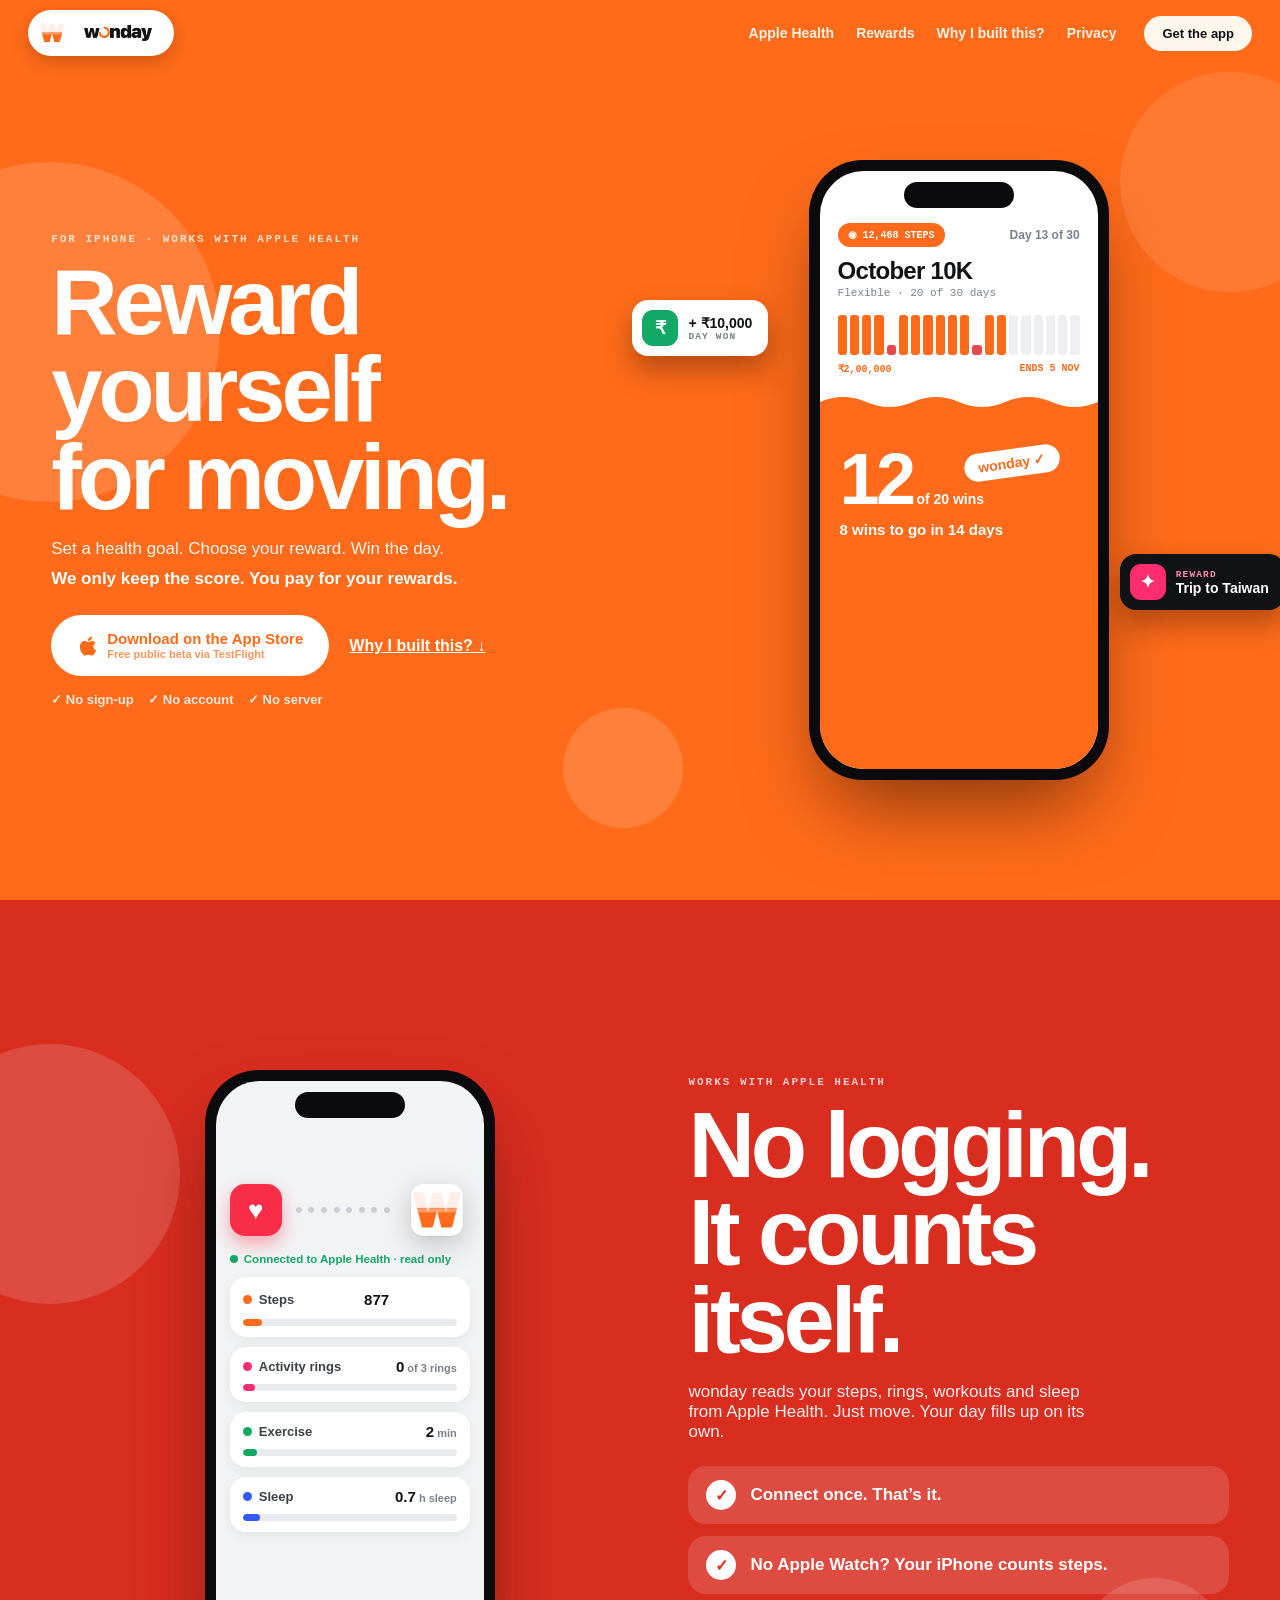
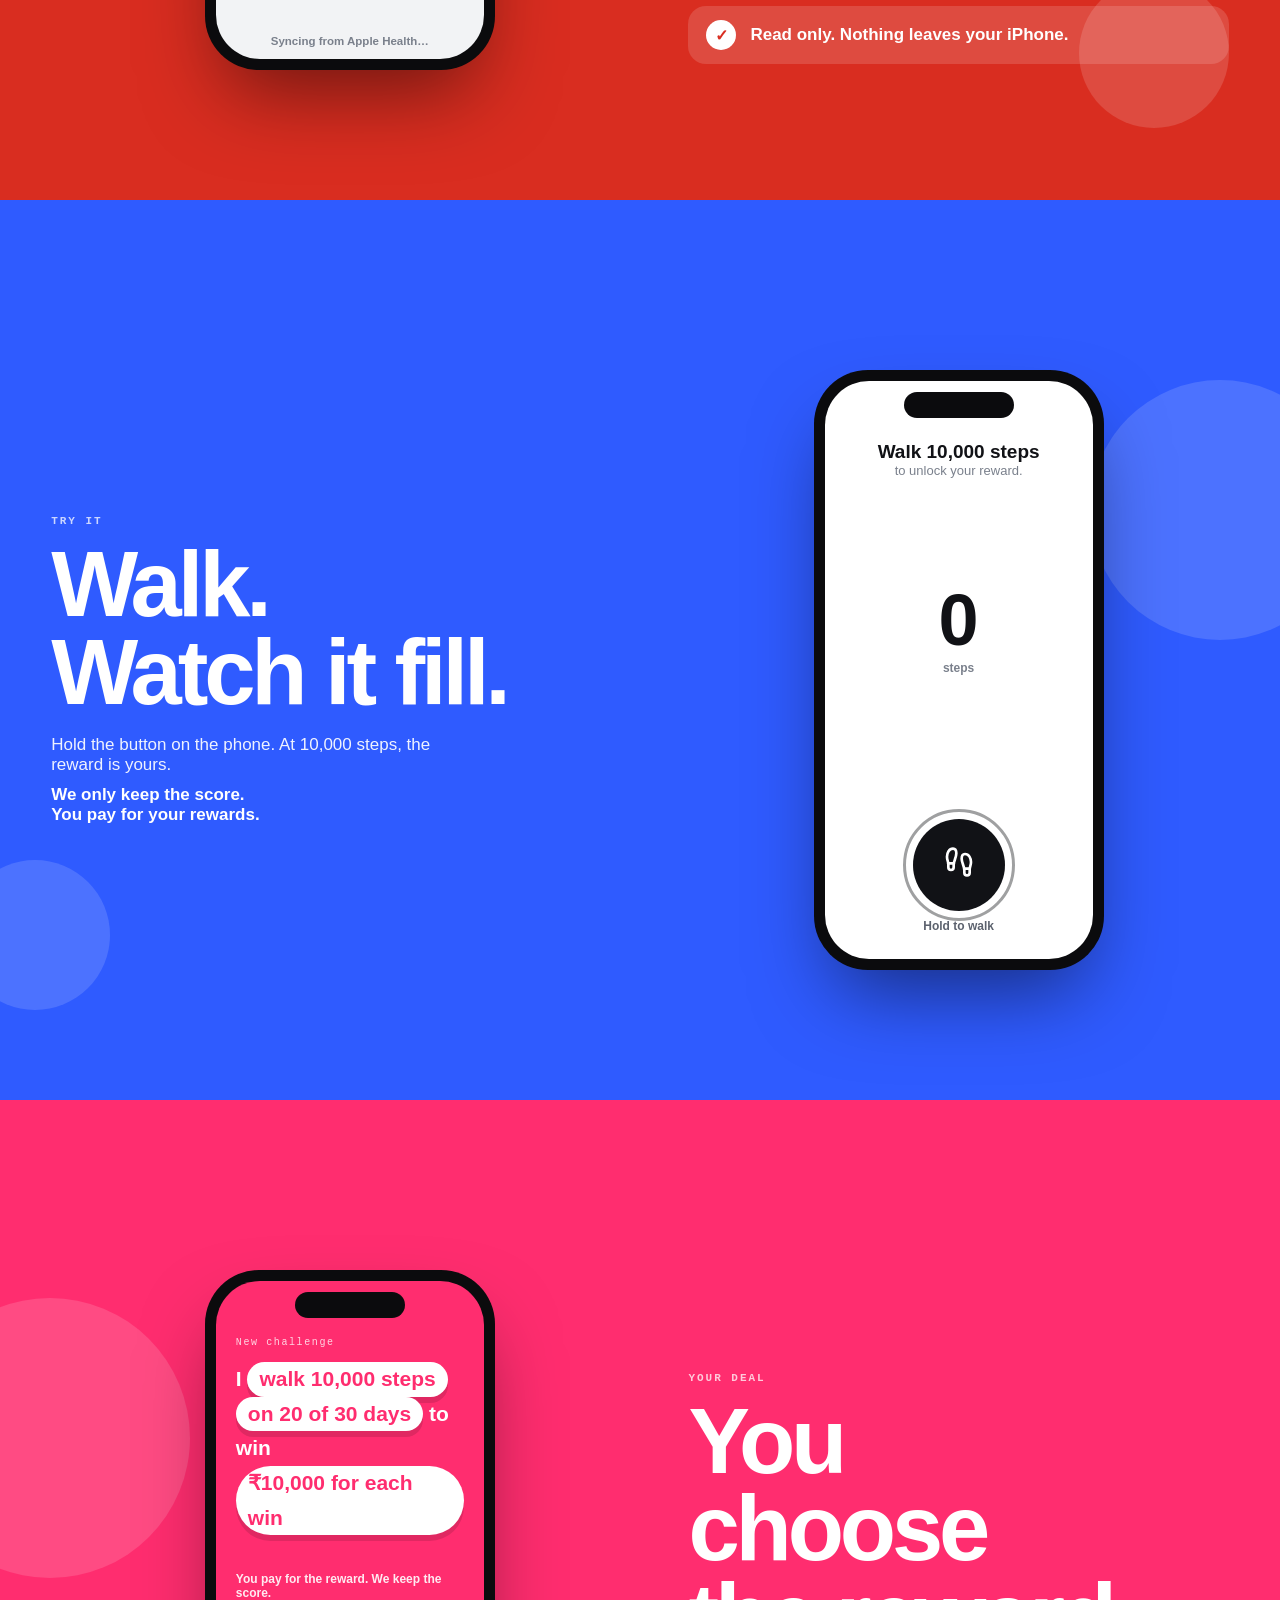
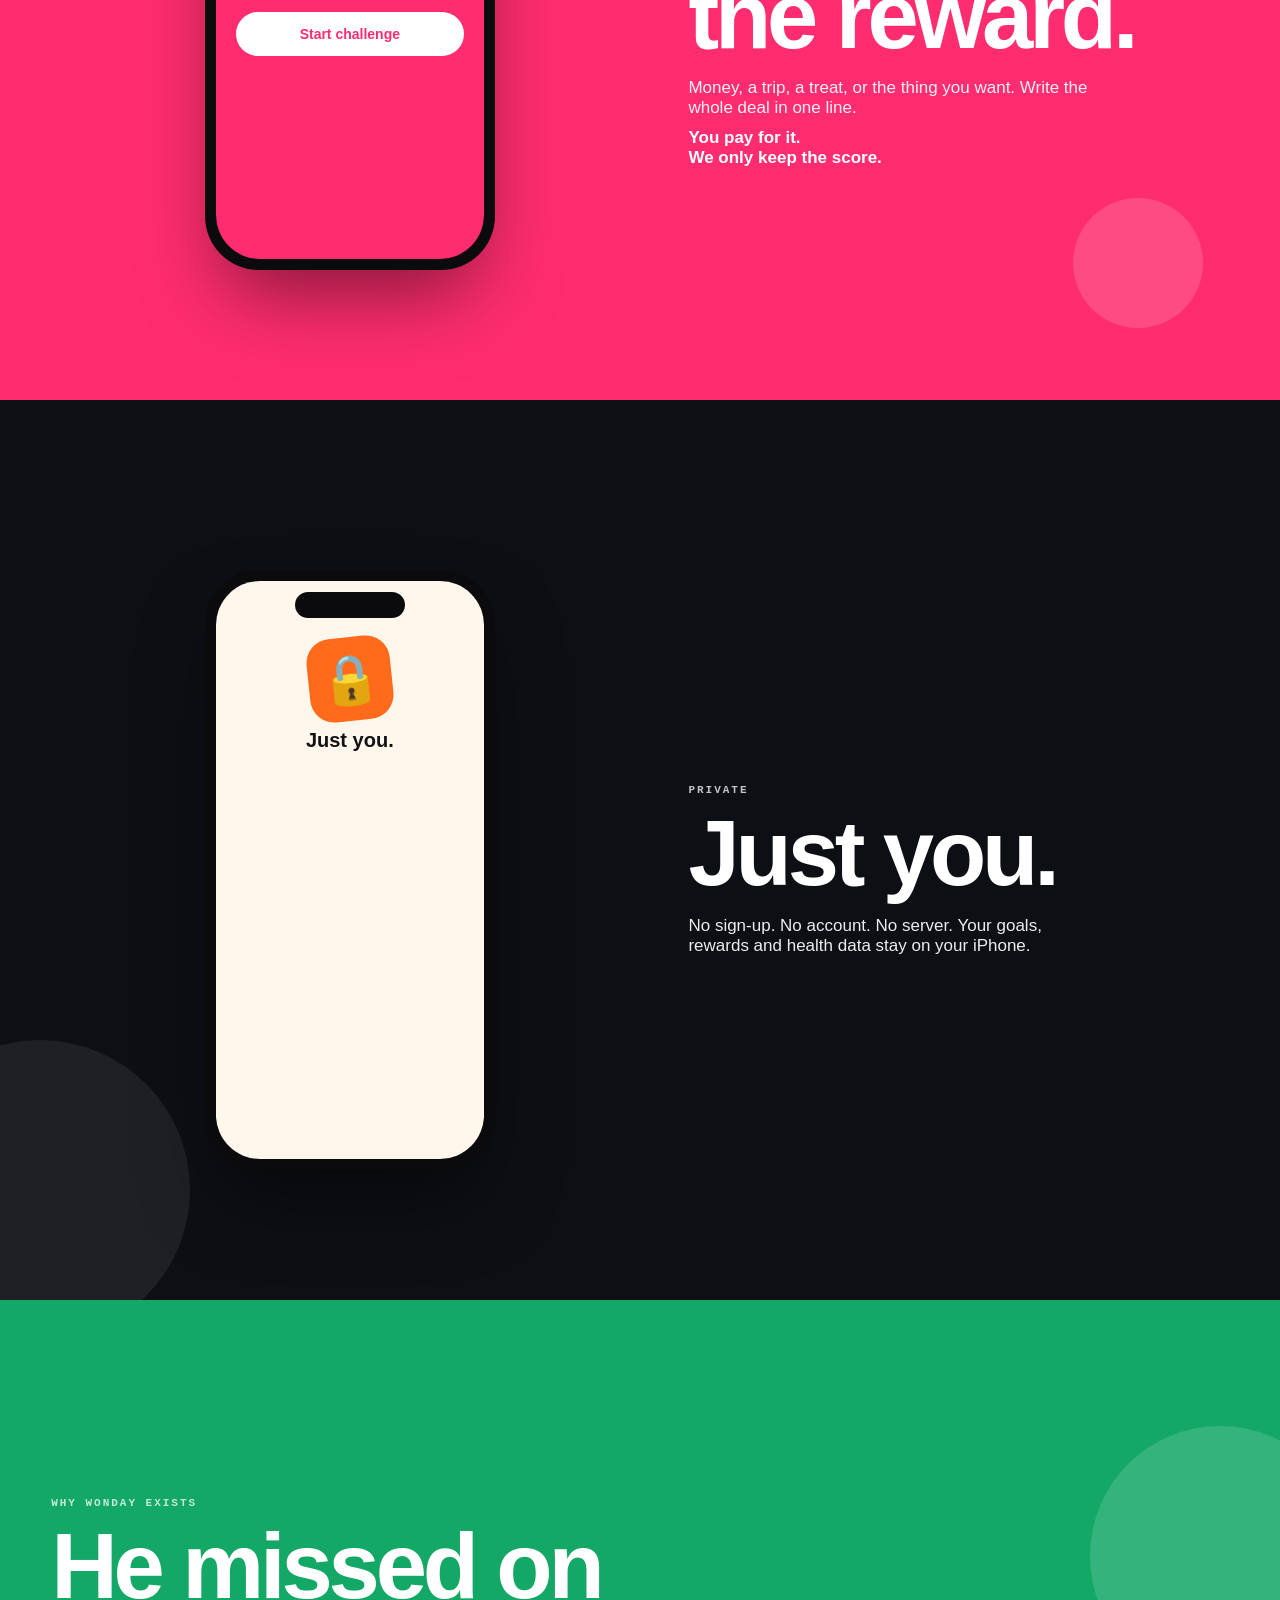
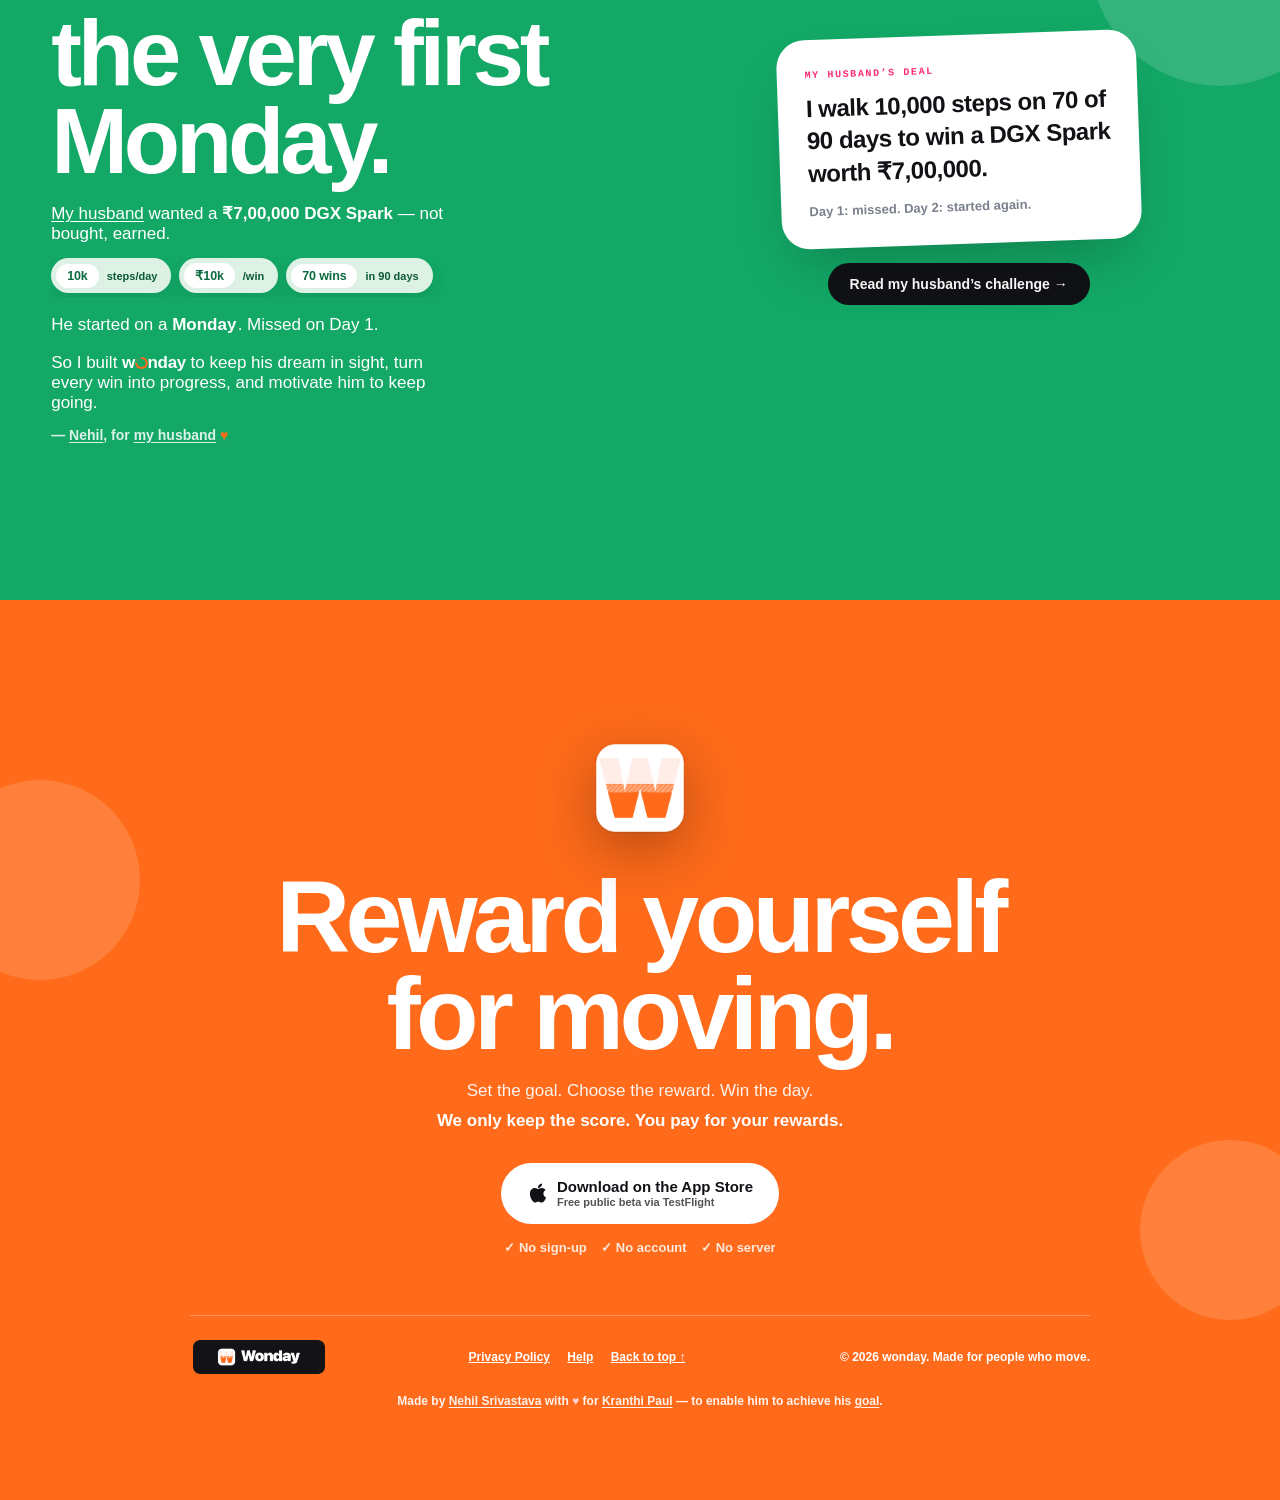
<file: site/index.html>
<!doctype html>
<html lang="en">
<head>
<meta charset="utf-8">
<meta name="viewport" content="width=device-width, initial-scale=1, viewport-fit=cover">
<title>wonday: Reward yourself for your health goals</title>
<meta name="description" content="Set a health goal, pick your own reward, and let Apple Health count for you. No sign-up, no account, no server.">
<meta name="theme-color" content="#FF6B1A" id="themeColor">
<link rel="icon" href="assets/wonday-favicon.png">
<link rel="apple-touch-icon" href="assets/wonday-favicon.png">
<link rel="stylesheet" href="styles.css?v=9">
<!-- Share image: replace assets/wonday-share.png with an absolute https:// URL once the site has a domain. -->
<!-- Live domain: https://wonday.kranehx.com -->
<link rel="canonical" href="https://wonday.kranehx.com/">
<meta property="og:site_name" content="wonday">
<meta property="og:type" content="website">
<meta property="og:url" content="https://wonday.kranehx.com/">
<meta property="og:title" content="wonday: Reward yourself for your health goals">
<meta property="og:description" content="Set a health goal, pick your own reward, and let Apple Health count for you. No sign-up, no account, no server.">
<meta property="og:image" content="https://wonday.kranehx.com/assets/wonday-share.png">
<meta property="og:image:width" content="1200">
<meta property="og:image:height" content="630">
<meta property="og:image:alt" content="wonday challenge screen filling up as steps are counted">
<meta name="twitter:card" content="summary_large_image">
<meta name="twitter:title" content="wonday: Reward yourself for your health goals">
<meta name="twitter:description" content="Set a health goal, pick your own reward, and let Apple Health count for you. No sign-up, no account, no server.">
<meta name="twitter:image" content="https://wonday.kranehx.com/assets/wonday-share.png">
<!-- Smart App Banner: fill in the real App Store ID when the listing is live, then uncomment.
<meta name="apple-itunes-app" content="app-id=000000000">
-->
<script type="application/ld+json">
{"@context":"https://schema.org","@type":"SoftwareApplication","name":"wonday",
"description":"Set a health goal, pick your own reward, and let Apple Health count for you. No sign-up, no account, no server.",
"operatingSystem":"iOS","applicationCategory":"Health & Fitness",
"offers":{"@type":"Offer","price":"0","priceCurrency":"INR"}}
</script>
</head>
<body data-block="hero">

<header class="topbar" id="topbar">
  <a class="logo" href="#top" aria-label="wonday home"><img class="brand-icon" src="assets/wonday-icon.png" alt="" width="72" height="72"><img class="brand-logo" src="assets/wonday-wordmark-transparent.png" alt="wonday" width="120" height="45"></a>
  <nav class="links" aria-label="Sections">
    <a href="#health">Apple Health</a>
    <a href="#rewards">Rewards</a>
    <a href="#story">Why I built this?</a>
    <a href="#privacy">Privacy</a>
  </nav>
  <a class="getapp" href="#final">Get the app</a>
</header>

<main id="top">

  <!-- 1 HERO -->
  <section class="block hero" id="hero" data-theme="hero">
    <div class="orb o1"></div><div class="orb o2"></div><div class="orb o3"></div>
    <div class="wrap">
      <div class="copy reveal">
        <p class="kicker">For iPhone · Works with Apple Health</p>
        <h1>Reward<br>yourself<br>for moving.</h1>
        <p class="sub">Set a health goal. Choose your reward. Win the day.</p>
        <p class="promise">We only keep the score. You pay for your rewards.</p>
        <div class="cta-row">
          <a class="btn light" id="heroBtn" href="https://testflight.apple.com/join/EzgQEVZX"><svg viewBox="0 0 384 512" width="22" height="22" fill="currentColor" aria-hidden="true"><path d="M318.7 268.7c-.2-36.7 16.4-64.4 50-84.8-18.8-26.9-47.2-41.7-84.7-44.6-35.5-2.8-74.3 20.7-88.5 20.7-15 0-49.4-19.7-76.4-19.7C63.3 141.2 4 184.8 4 273.5q0 39.3 14.4 81.2c12.8 36.7 59 126.7 107.2 125.2 25.2-.6 43-17.9 75.8-17.9 31.8 0 48.3 17.9 76.4 17.9 48.6-.7 90.4-82.5 102.6-119.3-65.2-30.7-61.7-90-61.7-91.9zm-56.6-164.2c27.3-32.4 24.8-61.9 24-72.5-24.1 1.4-52 16.4-67.9 34.9-17.5 19.8-27.8 44.3-25.6 71.9 26.1 2 49.9-11.4 69.5-34.3z"/></svg><span class="dl">Download on the App Store<small>Free public beta via TestFlight</small></span></a>
          <a class="textlink" href="#story">Why I built this? ↓</a>
        </div>
        <p class="chips">✓ No sign-up &nbsp;&nbsp; ✓ No account &nbsp;&nbsp; ✓ No server</p>
      </div>
      <div class="stage reveal">
        <div class="phone" id="heroPhone" role="img" aria-label="wonday challenge screen filling up as steps are counted">
          <div class="notch"></div>
          <div class="screen">
            <div class="app-top">
              <div class="app-row">
                <span class="pill" id="heroPill">◉ 12,468 steps</span>
                <span class="daylabel" id="heroDay">Day 13 of 30</span>
              </div>
              <div class="app-name" id="heroName">October 10K</div>
              <div class="app-rule" id="heroRule">Flexible · 20 of 30 days</div>
              <div class="bars" id="heroBars" aria-hidden="true"></div>
              <div class="goalrow"><span id="heroMax">₹2,00,000</span><span id="heroEnds">Ends 5 Nov</span></div>
            </div>
            <div class="app-fill" id="heroFill">
              <svg class="wave" viewBox="0 0 600 18" preserveAspectRatio="none" aria-hidden="true"><path d="M0 10 Q 25 0 50 10 T 100 10 T 150 10 T 200 10 T 250 10 T 300 10 T 350 10 T 400 10 T 450 10 T 500 10 T 550 10 T 600 10 L600 18 L0 18 Z"/></svg>
              <div class="fill-clip">
              <div class="stamp" id="heroStamp">wonday ✓</div>
              <div class="bignum"><span id="heroWins">0</span><small> of 20 wins</small></div>
              <div class="rem" id="heroRem">8 wins to go in 14 days</div>
              <div class="confetti" id="heroConfetti" aria-hidden="true"></div>
              </div>
            </div>
          </div>
        </div>
        <div class="float f1"><span class="fic green">₹</span><span><b>+ ₹10,000</b><small>DAY WON</small></span></div>
        <div class="float f2"><span class="fic pink">✦</span><span><small>REWARD</small><b>Trip to Taiwan</b></span></div>
      </div>
    </div>
  </section>

  <!-- 2 HEALTH: no logging, it counts itself -->
  <section class="block health" id="health" data-theme="health">
    <div class="orb o1"></div><div class="orb o2"></div>
    <div class="wrap">
      <div class="stage reveal">
        <div class="phone small" role="img" aria-label="wonday reading steps, rings, exercise and sleep from Apple Health">
          <div class="notch"></div>
          <div class="screen hscreen">
            <div class="hnote" id="hNote">
              <img src="assets/wonday-icon.png" alt="" width="72" height="72" loading="lazy" decoding="async">
              <div><b>That&rsquo;s a wonday! ✓</b><span>10,000 steps. ₹1,000 won today.</span></div>
              <em>now</em>
            </div>
            <div class="hconn">
              <div class="hicons">
                <span class="hheart" aria-label="Apple Health">♥</span>
                <span class="hflow" aria-hidden="true"><i></i><i></i><i></i><i></i><i></i><i></i><i></i><i></i></span>
                <img class="hwonday" src="assets/wonday-icon.png" alt="wonday" width="104" height="104" loading="lazy" decoding="async">
              </div>
              <p class="hstatus"><i></i>Connected to Apple Health · read only</p>
            </div>
            <div class="hrows">
              <div class="hcard">
                <div class="hcard-top"><span class="dot orange"></span><span class="hlabel">Steps</span>
                  <span class="hval"><b id="hStepsNum">0</b></span>
                  <span class="hwon" id="hWon">WON ✓</span></div>
                <div class="htrack"><i id="hStepsBar" class="fill orange"></i></div>
              </div>
              <div class="hcard">
                <div class="hcard-top"><span class="dot pink"></span><span class="hlabel">Activity rings</span>
                  <span class="hval"><b id="hRingsNum">0</b><small> of 3 rings</small></span></div>
                <div class="htrack"><i id="hRingsBar" class="fill pink"></i></div>
              </div>
              <div class="hcard">
                <div class="hcard-top"><span class="dot green"></span><span class="hlabel">Exercise</span>
                  <span class="hval"><b id="hExNum">0</b><small> min</small></span></div>
                <div class="htrack"><i id="hExBar" class="fill green"></i></div>
              </div>
              <div class="hcard">
                <div class="hcard-top"><span class="dot blue"></span><span class="hlabel">Sleep</span>
                  <span class="hval"><b id="hSleepNum">0.0</b><small> h sleep</small></span></div>
                <div class="htrack"><i id="hSleepBar" class="fill blue"></i></div>
              </div>
            </div>
            <p class="hsync" id="hSync">Syncing from Apple Health…</p>
          </div>
        </div>
      </div>
      <div class="copy reveal">
        <p class="kicker">Works with Apple Health</p>
        <h2>No logging.<br>It counts itself.</h2>
        <p class="sub">wonday reads your steps, rings, workouts and sleep from Apple Health. Just move. Your day fills up on its own.</p>
        <ul class="hchecks">
          <li><i>✓</i>Connect once. That&rsquo;s it.</li>
          <li><i>✓</i>No Apple Watch? Your iPhone counts steps.</li>
          <li><i>✓</i>Read only. Nothing leaves your iPhone.</li>
        </ul>
      </div>
    </div>
  </section>

  <!-- 3 TRY IT -->
  <section class="block try" id="try" data-theme="try">
    <div class="orb o1"></div><div class="orb o2"></div>
    <div class="wrap">
      <div class="copy reveal">
        <p class="kicker">Try it</p>
        <h2>Walk.<br>Watch it fill.</h2>
        <p class="sub">Hold the button on the phone. At 10,000 steps, the reward is yours.</p>
        <p class="promise">We only keep the score.<br>You pay for your rewards.</p>
      </div>
      <div class="stage reveal">
        <div class="phone small" role="img" aria-label="wonday try-it screen: hold to walk 10,000 steps and unlock a reward">
          <div class="notch"></div>
          <div class="screen walk-screen" id="walkScreen">
            <div class="walk-fill" id="walkFill"></div>
            <div class="walk-top" id="walkTop">
              <div class="walk-title">Walk 10,000 steps</div>
              <div class="walk-sub">to unlock your reward.</div>
            </div>
            <div class="walk-count" id="walkCount"><span id="walkNum">0</span><small>steps</small></div>
            <div class="unlock" id="unlockCard">Reward unlocked <b>₹<span id="unlockNum">0</span></b></div>
            <div class="walk-bottom" id="walkBottom">
              <button class="holdbtn" id="holdBtn" aria-label="Hold to walk"><span class="pulse"></span><span class="feet"><svg viewBox="0 0 24 24" width="32" height="32" fill="none" stroke="currentColor" stroke-width="2" stroke-linecap="round" stroke-linejoin="round" aria-hidden="true"><path d="M4 16v-2.38C4 11.5 2.97 10.5 3 8c.03-2.72 1.49-6 4.5-6C9.37 2 10 3.8 10 5.5c0 3.11-2 5.66-2 8.68V16a2 2 0 1 1-4 0Z"/><path d="M20 20v-2.38c0-2.12 1.03-3.12 1-5.62-.03-2.72-1.49-6-4.5-6C14.63 6 14 7.8 14 9.5c0 3.11 2 5.66 2 8.68V20a2 2 0 1 0 4 0Z"/><path d="M16 17h4"/><path d="M4 13h4"/></svg></span></button>
              <div class="holdlabel">Hold to walk</div>
              <button class="resetlink" id="walkAgain" hidden>Walk again ↺</button>
            </div>
          </div>
        </div>
      </div>
    </div>
  </section>

  <!-- 4 YOUR DEAL -->
  <section class="block deal" id="rewards" data-theme="deal">
    <div class="orb o1"></div><div class="orb o2"></div>
    <div class="wrap">
      <div class="stage reveal">
        <div class="phone small pinkphone" role="img" aria-label="wonday new challenge screen: I walk 10,000 steps on 20 of 30 days to win 10,000 rupees for each win">
          <div class="notch"></div>
          <div class="screen pinks">
            <p class="newlabel">New challenge</p>
            <p class="sentence" id="dealSentence" aria-live="polite">I walk 10,000 steps on 20 of 30 days to win ₹10,000 for each win.</p>
            <p class="paynote">You pay for the reward. We keep the score.</p>
            <button class="startbtn" id="dealBtn">Start challenge</button>
          </div>
        </div>
      </div>
      <div class="copy reveal">
        <p class="kicker">Your deal</p>
        <h2>You<br>choose<br>the reward.</h2>
        <p class="sub">Money, a trip, a treat, or the thing you want. Write the whole deal in one line.</p>
        <p class="promise">You pay for it.<br>We only keep the score.</p>
      </div>
    </div>
  </section>

  <!-- 5 JUST YOU -->
  <section class="block private" id="privacy" data-theme="private">
    <div class="orb o1"></div>
    <div class="wrap">
      <div class="stage reveal">
        <div class="phone small whitephone" role="img" aria-label="wonday privacy screen: no sign-up, no account, no server, read only">
          <div class="notch"></div>
          <div class="screen white">
            <div class="lock" id="privLock">🔒</div>
            <div class="just">Just you.</div>
            <ul class="privlist" id="privList">
              <li><i>✓</i><div><b>No sign-up</b><span>Open the app and start.</span></div></li>
              <li><i>✓</i><div><b>No account</b><span>No email. No password.</span></div></li>
              <li><i>✓</i><div><b>No server</b><span>Never sent to us.</span></div></li>
              <li><i>✓</i><div><b>Read only</b><span>We never write to Apple Health.</span></div></li>
            </ul>
          </div>
        </div>
      </div>
      <div class="copy reveal">
        <p class="kicker">Private</p>
        <h2>Just you.</h2>
        <p class="sub">No sign-up. No account. No server. Your goals, rewards and health data stay on your iPhone.</p>
      </div>
    </div>
  </section>

  <!-- 6 STORY: why wonday exists -->
  <section class="block story" id="story" data-theme="story">
    <div class="orb o1"></div>
    <div class="wrap">
      <div class="copy reveal">
        <p class="kicker">Why wonday exists</p>
        <h2>He missed on the very first <span class="daymorph" id="dayMorphTitle" role="img" aria-label="Monday became wonday"><span class="dm-a" aria-hidden="true">Monday.</span><span class="dm-b" aria-hidden="true">w<span class="ring-o-brand"></span>nday.</span></span></h2>
        <p class="sub"><a href="https://www.linkedin.com/in/paulkranti/">My husband</a> wanted a <span class="prize">₹7,00,000</span> <span class="prize">DGX Spark</span> &mdash; not bought, earned.</p>
        <ul class="dealchips" aria-label="The challenge: 10,000 steps a day, 10,000 rupees per win, 70 wins in 90 days">
          <li><b>10k</b><span>steps/day</span></li>
          <li><b>₹10k</b><span>/win</span></li>
          <li><b>70 wins</b><span>in 90 days</span></li>
        </ul>
        <p class="sub">He started on a <span class="daymorph" id="dayMorph" role="img" aria-label="Monday became wonday"><span class="dm-a" aria-hidden="true">Monday</span><span class="dm-b" aria-hidden="true">w<span class="ring-o-brand"></span>nday</span></span>. Missed on Day 1.</p>
        <p class="sub">So I built <span class="wordmark" role="img" aria-label="wonday"><span aria-hidden="true">w<span class="ring-o-brand"></span>nday</span></span> to keep his dream in sight, turn every win into progress, and motivate him to keep going.</p>
        <p class="sig">&mdash; <a href="https://www.linkedin.com/in/nehilsrivastava/">Nehil</a>, for <a href="https://www.linkedin.com/in/paulkranti/">my husband</a> <span class="heart" aria-hidden="true">♥</span></p>
      </div>
      <div class="stage reveal storyside">
        <figure class="storycard" role="img" aria-label="My husband's deal: walk 10,000 steps on 70 of 90 days to win a DGX Spark">
          <p class="scard-kicker">My husband&rsquo;s deal</p>
          <blockquote>I walk 10,000 steps on 70 of 90 days to win a DGX Spark worth ₹7,00,000.</blockquote>
          <p class="scard-note">Day 1: missed. Day 2: started again.</p>
        </figure>
        <a class="storylink" href="https://www.linkedin.com/posts/paulkranti_i-want-to-gift-myself-a-dgx-spark-worth-700k-activity-7517528913028243456-nfIk" target="_blank" rel="noopener">Read my husband&rsquo;s challenge &rarr;</a>
      </div>
    </div>
  </section>

  <!-- 7 FINAL -->
  <section class="block final" id="final" data-theme="final">
    <div class="orb o1"></div><div class="orb o2"></div>
    <div class="center reveal">
      <img class="final-icon" src="assets/wonday-icon.png" alt="wonday app icon" width="176" height="176" loading="lazy" decoding="async">
      <h2>Reward yourself<br>for moving.</h2>
      <p class="sub">Set the goal. Choose the reward. Win the day.</p>
      <p class="promise">We only keep the score. You pay for your rewards.</p>
      <a class="btn light final-btn" href="https://testflight.apple.com/join/EzgQEVZX" id="storeBtn"><svg viewBox="0 0 384 512" width="22" height="22" fill="currentColor" aria-hidden="true"><path d="M318.7 268.7c-.2-36.7 16.4-64.4 50-84.8-18.8-26.9-47.2-41.7-84.7-44.6-35.5-2.8-74.3 20.7-88.5 20.7-15 0-49.4-19.7-76.4-19.7C63.3 141.2 4 184.8 4 273.5q0 39.3 14.4 81.2c12.8 36.7 59 126.7 107.2 125.2 25.2-.6 43-17.9 75.8-17.9 31.8 0 48.3 17.9 76.4 17.9 48.6-.7 90.4-82.5 102.6-119.3-65.2-30.7-61.7-90-61.7-91.9zm-56.6-164.2c27.3-32.4 24.8-61.9 24-72.5-24.1 1.4-52 16.4-67.9 34.9-17.5 19.8-27.8 44.3-25.6 71.9 26.1 2 49.9-11.4 69.5-34.3z"/></svg><span class="dl">Download on the App Store<small>Free public beta via TestFlight</small></span></a>
      <p class="chips">✓ No sign-up &nbsp;&nbsp; ✓ No account &nbsp;&nbsp; ✓ No server</p>
      <footer>
        <img class="brand-lockup" src="assets/wonday-lockup-dark.png" alt="wonday" width="220" height="73" loading="lazy" decoding="async">
        <span class="flinks"><a href="privacy.html">Privacy Policy</a> <a href="help.html">Help</a> <a href="#top">Back to top ↑</a></span>
        <span class="copyr">© 2026 wonday. Made for people who move.</span>
        <span class="madeby">Made by <a href="https://www.linkedin.com/in/nehilsrivastava/">Nehil Srivastava</a> with <span class="heart" aria-hidden="true">♥</span> for <a href="https://www.linkedin.com/in/paulkranti/">Kranthi Paul</a> &mdash; to enable him to achieve his <a href="https://www.linkedin.com/posts/paulkranti_i-want-to-gift-myself-a-dgx-spark-worth-700k-activity-7517528913028243456-nfIk">goal</a>.</span>
      </footer>
    </div>
  </section>

</main>
<script src="app.js"></script>
</body>
</html>
</file>
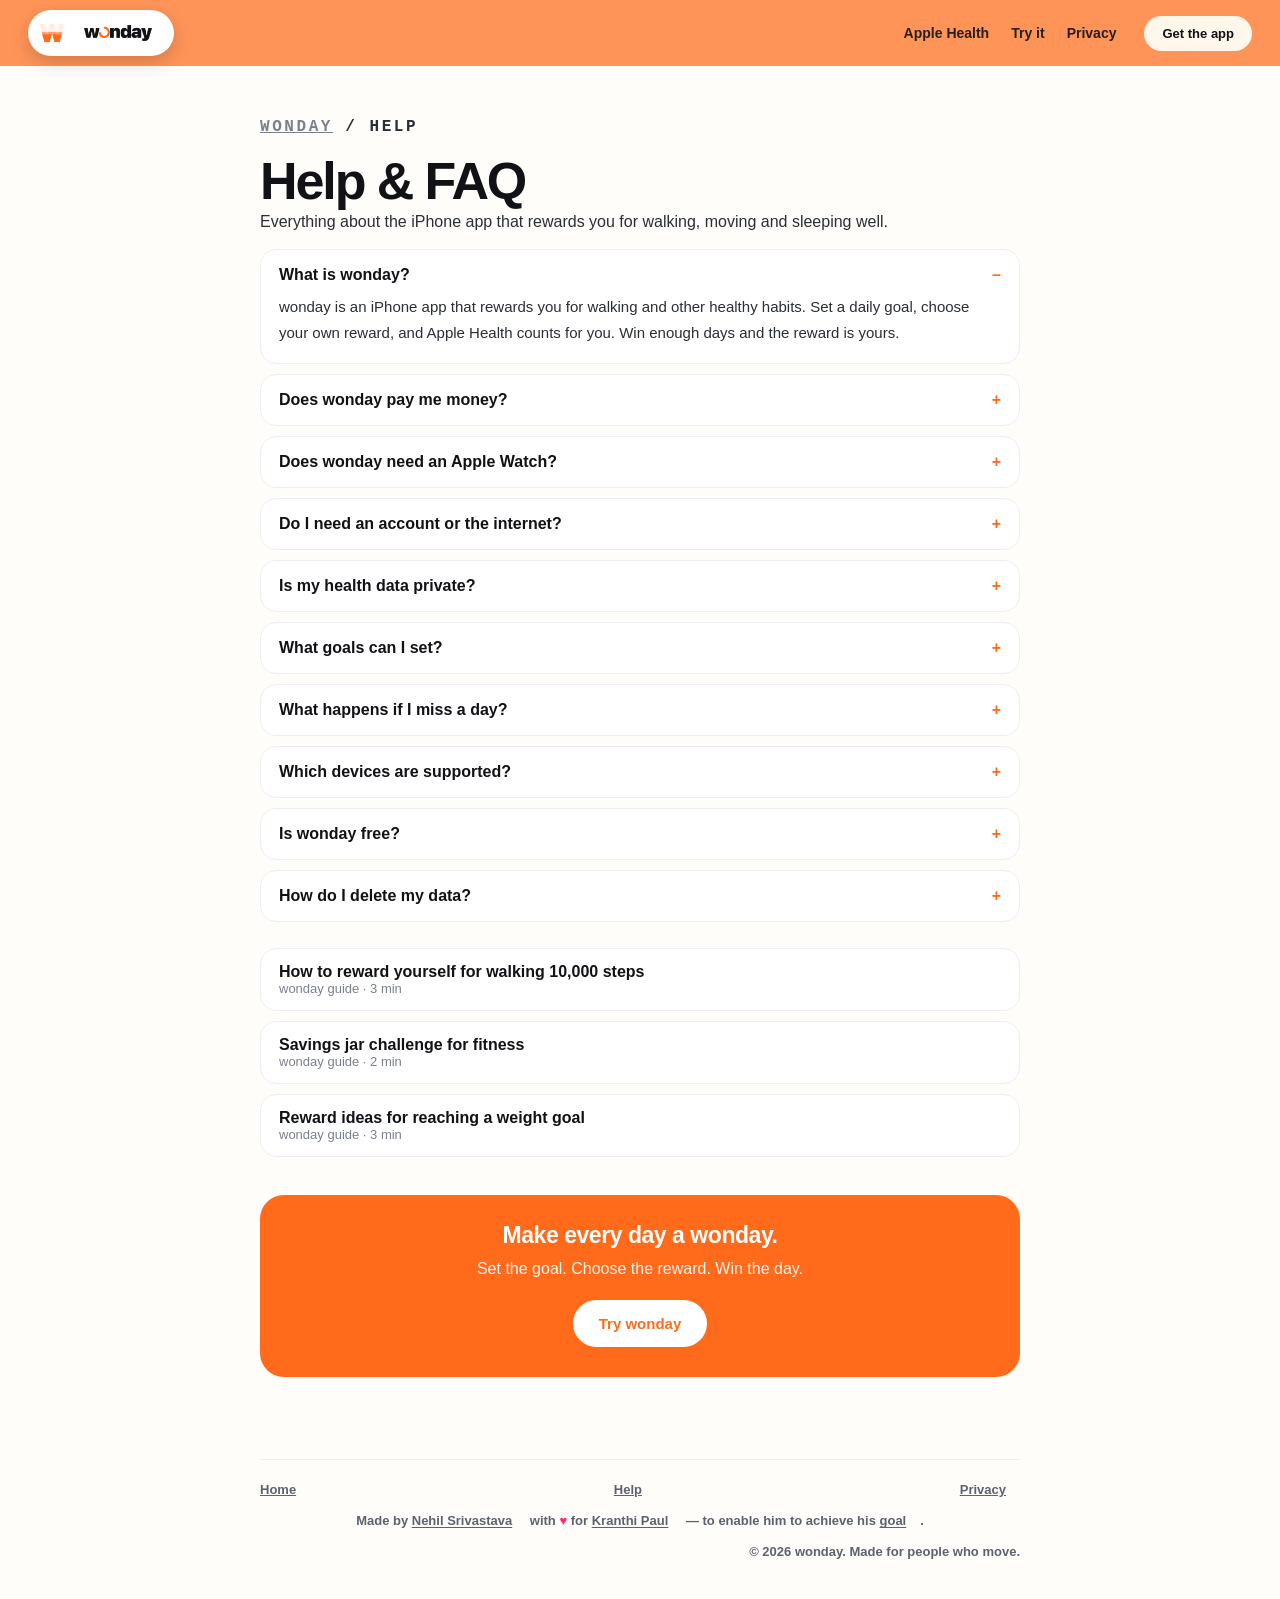
<file: site/help.html>
<!doctype html>
<html lang="en">
<head>
<meta charset="utf-8">
<meta name="viewport" content="width=device-width, initial-scale=1, viewport-fit=cover">
<title>Help &amp; FAQ | wonday rewards</title>
<meta name="description" content="wonday help: the iPhone app that rewards you for walking. No Apple Watch needed, no account, health data stays on your phone.">
<!-- Live domain: https://wonday.kranehx.com -->
<link rel="canonical" href="https://wonday.kranehx.com/help.html">
<meta property="og:site_name" content="wonday">
<meta property="og:type" content="website">
<meta property="og:title" content="Help &amp; FAQ | wonday rewards">
<meta property="og:description" content="wonday help: the iPhone app that rewards you for walking. No Apple Watch needed, no account, health data stays on your phone.">
<meta property="og:url" content="https://wonday.kranehx.com/help.html">
<meta property="og:image" content="https://wonday.kranehx.com/assets/wonday-share.png">
<meta name="twitter:card" content="summary_large_image">
<meta name="twitter:title" content="Help &amp; FAQ | wonday rewards">
<meta name="twitter:description" content="wonday help: the iPhone app that rewards you for walking. No Apple Watch needed, no account, health data stays on your phone.">
<meta name="twitter:image" content="https://wonday.kranehx.com/assets/wonday-share.png">
<link rel="icon" href="assets/wonday-favicon.png">
<link rel="apple-touch-icon" href="assets/wonday-favicon.png">
<link rel="stylesheet" href="styles.css?v=9">
<link rel="stylesheet" href="pages.css">
<script type="application/ld+json">
{"@context":"https://schema.org","@type":"FAQPage","mainEntity":[
{"@type":"Question","name":"What is wonday?","acceptedAnswer":{"@type":"Answer","text":"wonday is an iPhone app that rewards you for walking and other healthy habits. Set a daily goal, choose your own reward, and Apple Health counts for you. Win enough days and the reward is yours."}},
{"@type":"Question","name":"Does wonday pay me money?","acceptedAnswer":{"@type":"Answer","text":"No. You pay for your own rewards. wonday only keeps the score: it tracks your wins and tells you when a reward is earned."}},
{"@type":"Question","name":"Does wonday need an Apple Watch?","acceptedAnswer":{"@type":"Answer","text":"No. Your iPhone already counts steps through Apple Health. An Apple Watch can improve accuracy for workouts and rings, but it is optional."}},
{"@type":"Question","name":"Do I need an account or the internet?","acceptedAnswer":{"@type":"Answer","text":"No sign-up, no account, no server. Everything works on your iPhone, including offline."}},
{"@type":"Question","name":"Is my health data private?","acceptedAnswer":{"@type":"Answer","text":"Yes. wonday reads Apple Health data read-only to keep score. It never writes to Apple Health and health data never leaves your iPhone."}},
{"@type":"Question","name":"What goals can I set?","acceptedAnswer":{"@type":"Answer","text":"Steps, activity rings, workouts or exercise minutes, and sleep — anything Apple Health already tracks."}},
{"@type":"Question","name":"What happens if I miss a day?","acceptedAnswer":{"@type":"Answer","text":"That is fine. Pick flexible (for example 20 wins of 30 days), a streak, or a savings jar that fills with every win."}},
{"@type":"Question","name":"Which devices are supported?","acceptedAnswer":{"@type":"Answer","text":"iPhone with iOS 18 or later, using Apple Health."}},
{"@type":"Question","name":"Is wonday free?","acceptedAnswer":{"@type":"Answer","text":"Yes, wonday is free to download on the App Store."}},
{"@type":"Question","name":"How do I delete my data?","acceptedAnswer":{"@type":"Answer","text":"Your data lives only on your iPhone. Delete a challenge inside the app to remove it, or delete the app to remove everything."}}
]}
</script>
</head>
<body class="page" data-block="hero">
<header class="topbar" id="topbar" style="--bar:#FF6B1A">
  <a class="logo" href="index.html" aria-label="wonday home"><img class="brand-icon" src="assets/wonday-icon.png" alt="" width="72" height="72"><img class="brand-logo" src="assets/wonday-wordmark-transparent.png" alt="wonday" width="120" height="45"></a>
  <nav class="links" aria-label="Sections">
    <a href="index.html#health">Apple Health</a>
    <a href="index.html#try">Try it</a>
    <a href="privacy.html">Privacy</a>
  </nav>
  <a class="getapp" href="index.html#final">Get the app</a>
</header>
<main class="page-main">
  <p class="crumb"><a href="index.html">wonday</a> / Help</p>
  <h1>Help &amp; FAQ</h1>
  <p class="lede">Everything about the iPhone app that rewards you for walking, moving and sleeping well.</p>

  <div class="faq">
    <details open>
      <summary>What is wonday?</summary>
      <p>wonday is an iPhone app that rewards you for walking and other healthy habits. Set a daily goal, choose your own reward, and Apple&nbsp;Health counts for you. Win enough days and the reward is yours.</p>
    </details>
    <details>
      <summary>Does wonday pay me money?</summary>
      <p>No. You pay for your own rewards — a trip, shoes, a treat, anything you choose. wonday only keeps the score: it tracks your wins and tells you when a reward is earned.</p>
    </details>
    <details>
      <summary>Does wonday need an Apple Watch?</summary>
      <p>No. Your iPhone already counts steps through Apple&nbsp;Health, so you can start today with the phone in your pocket. An Apple&nbsp;Watch can improve accuracy for workouts and rings, but it is optional.</p>
    </details>
    <details>
      <summary>Do I need an account or the internet?</summary>
      <p>No sign-up, no account, no server. Everything works on your iPhone, including offline.</p>
    </details>
    <details>
      <summary>Is my health data private?</summary>
      <p>Yes. wonday reads Apple&nbsp;Health data read-only to keep score. It never writes to Apple&nbsp;Health, and health data never leaves your iPhone. See the <a href="privacy.html">Privacy Policy</a>.</p>
    </details>
    <details>
      <summary>What goals can I set?</summary>
      <p>Steps, activity rings, workouts or exercise minutes, and sleep — anything Apple&nbsp;Health already tracks. No logging: your day fills up on its own.</p>
    </details>
    <details>
      <summary>What happens if I miss a day?</summary>
      <p>That&rsquo;s fine. Pick a flexible rule (for example 20 wins of 30 days), keep a streak, or fill a savings jar with every win.</p>
    </details>
    <details>
      <summary>Which devices are supported?</summary>
      <p>iPhone with iOS 18 or later, using Apple&nbsp;Health.</p>
    </details>
    <details>
      <summary>Is wonday free?</summary>
      <p>Yes, wonday is free to download on the App Store.</p>
    </details>
    <details>
      <summary>How do I delete my data?</summary>
      <p>Your data lives only on your iPhone. Delete a challenge inside the app to remove it, or delete the app to remove everything.</p>
    </details>
  </div>

  <div class="more">
    <a href="walk-10000-steps.html">How to reward yourself for walking 10,000 steps<span>wonday guide · 3 min</span></a>
    <a href="savings-jar-challenge.html">Savings jar challenge for fitness<span>wonday guide · 2 min</span></a>
    <a href="reward-ideas-weight-goal.html">Reward ideas for reaching a weight goal<span>wonday guide · 3 min</span></a>
  </div>

  <div class="cta-card">
    <h2>Make every day a wonday.</h2>
    <p>Set the goal. Choose the reward. Win the day.</p>
    <a class="btn light" href="index.html#final">Try wonday</a>
  </div>
</main>
<footer class="page-foot">
  <a href="index.html">Home</a><a href="help.html">Help</a><a href="privacy.html">Privacy</a>
  <span class="madewith">Made by <a href="https://www.linkedin.com/in/nehilsrivastava/">Nehil Srivastava</a> with <span class="heart" aria-hidden="true">♥</span> for <a href="https://www.linkedin.com/in/paulkranti/">Kranthi Paul</a> &mdash; to enable him to achieve his <a href="https://www.linkedin.com/posts/paulkranti_i-want-to-gift-myself-a-dgx-spark-worth-700k-activity-7517528913028243456-nfIk">goal</a>.</span>
  <span class="copyr">© 2026 wonday. Made for people who move.</span>
</footer>
</body>
</html>
</file>
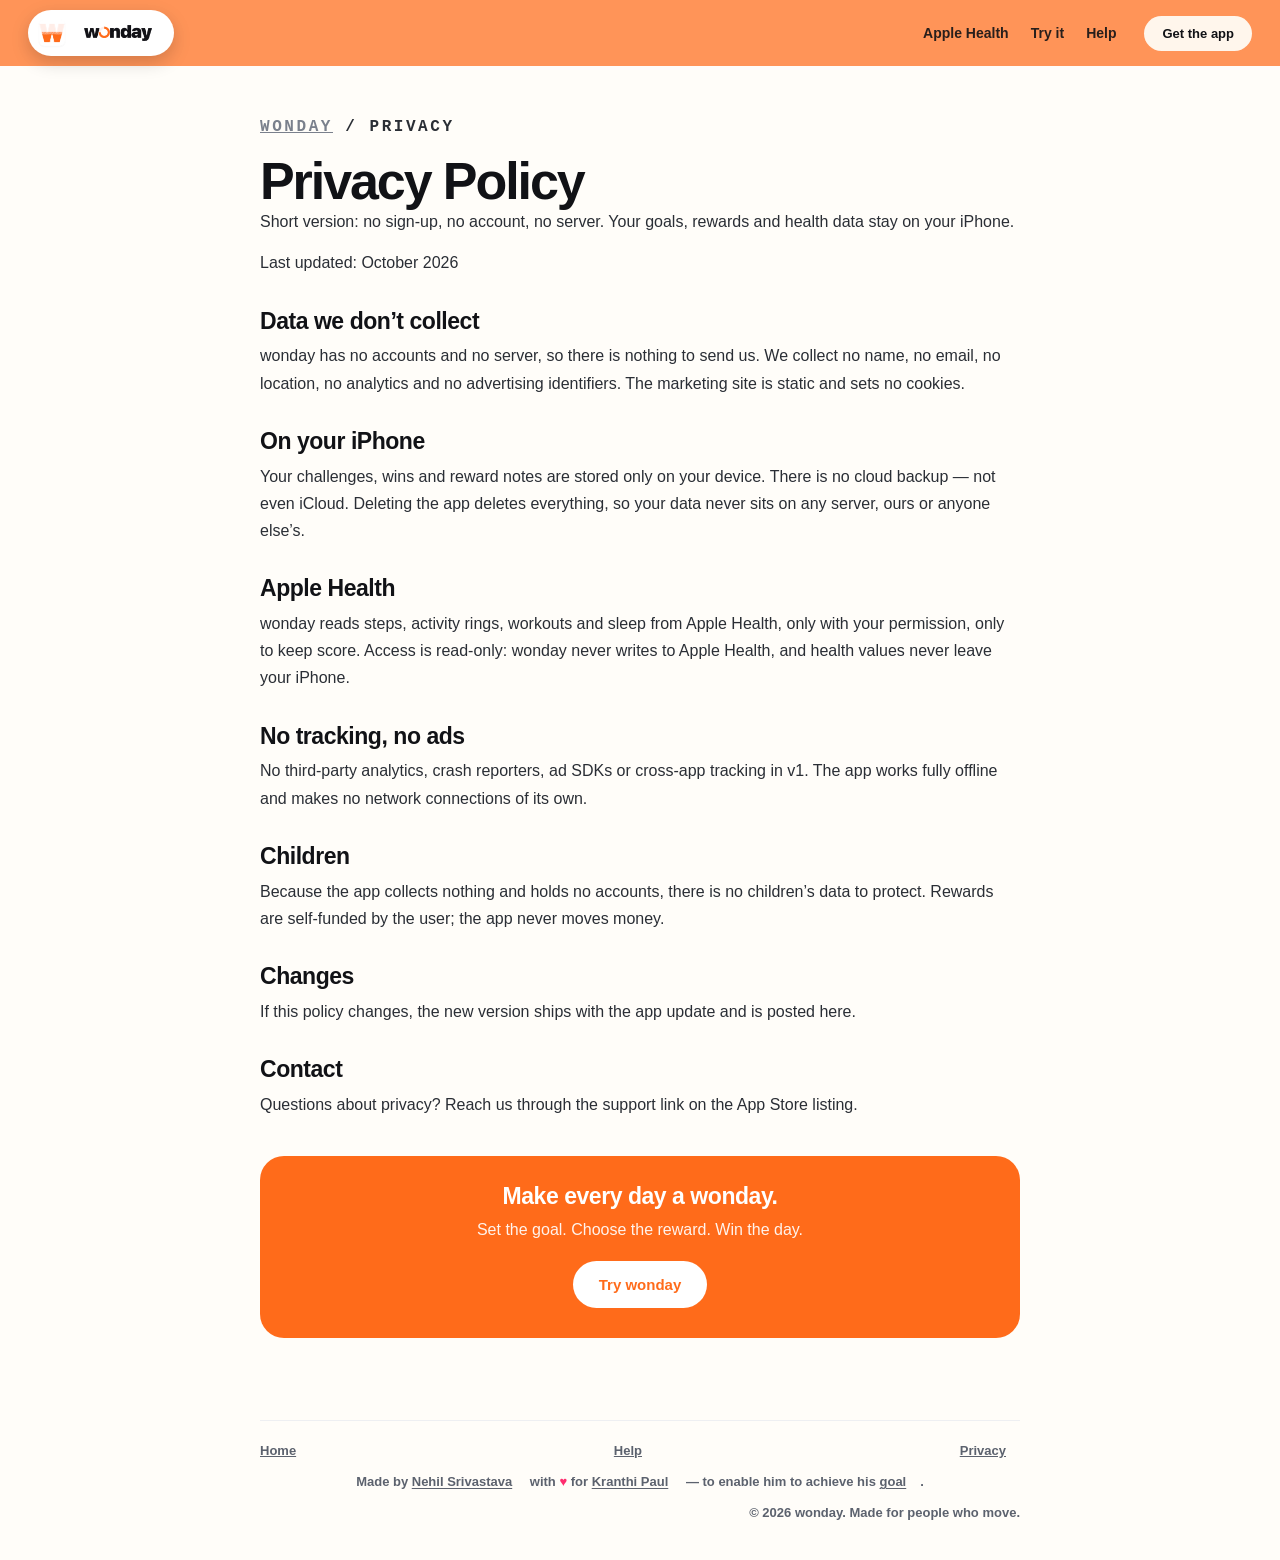
<file: site/privacy.html>
<!doctype html>
<html lang="en">
<head>
<meta charset="utf-8">
<meta name="viewport" content="width=device-width, initial-scale=1, viewport-fit=cover">
<title>Privacy Policy | wonday rewards</title>
<meta name="description" content="wonday privacy: no sign-up, no account, no server. Your goals and health data stay on your iPhone.">
<!-- Live domain: https://wonday.kranehx.com -->
<link rel="canonical" href="https://wonday.kranehx.com/privacy.html">
<meta property="og:site_name" content="wonday">
<meta property="og:type" content="website">
<meta property="og:title" content="Privacy Policy | wonday rewards">
<meta property="og:description" content="wonday privacy: no sign-up, no account, no server. Your goals and health data stay on your iPhone.">
<meta property="og:url" content="https://wonday.kranehx.com/privacy.html">
<meta property="og:image" content="https://wonday.kranehx.com/assets/wonday-share.png">
<meta name="twitter:card" content="summary_large_image">
<meta name="twitter:title" content="Privacy Policy | wonday rewards">
<meta name="twitter:description" content="wonday privacy: no sign-up, no account, no server. Your goals and health data stay on your iPhone.">
<meta name="twitter:image" content="https://wonday.kranehx.com/assets/wonday-share.png">
<link rel="icon" href="assets/wonday-favicon.png">
<link rel="apple-touch-icon" href="assets/wonday-favicon.png">
<link rel="stylesheet" href="styles.css?v=9">
<link rel="stylesheet" href="pages.css">
</head>
<body class="page" data-block="hero">
<header class="topbar" id="topbar" style="--bar:#FF6B1A">
  <a class="logo" href="index.html" aria-label="wonday home"><img class="brand-icon" src="assets/wonday-icon.png" alt="" width="72" height="72"><img class="brand-logo" src="assets/wonday-wordmark-transparent.png" alt="wonday" width="120" height="45"></a>
  <nav class="links" aria-label="Sections">
    <a href="index.html#health">Apple Health</a>
    <a href="index.html#try">Try it</a>
    <a href="help.html">Help</a>
  </nav>
  <a class="getapp" href="index.html#final">Get the app</a>
</header>
<main class="page-main">
  <p class="crumb"><a href="index.html">wonday</a> / Privacy</p>
  <h1>Privacy Policy</h1>
  <p class="lede">Short version: no sign-up, no account, no server. Your goals, rewards and health data stay on your iPhone.</p>
  <p class="meta">Last updated: October 2026</p>

  <h2>Data we don&rsquo;t collect</h2>
  <p>wonday has no accounts and no server, so there is nothing to send us. We collect no name, no email, no location, no analytics and no advertising identifiers. The marketing site is static and sets no cookies.</p>

  <h2>On your iPhone</h2>
  <p>Your challenges, wins and reward notes are stored only on your device. There is no cloud backup — not even iCloud. Deleting the app deletes everything, so your data never sits on any server, ours or anyone else&rsquo;s.</p>

  <h2>Apple Health</h2>
  <p>wonday reads steps, activity rings, workouts and sleep from Apple&nbsp;Health, only with your permission, only to keep score. Access is read-only: wonday never writes to Apple&nbsp;Health, and health values never leave your iPhone.</p>

  <h2>No tracking, no ads</h2>
  <p>No third-party analytics, crash reporters, ad SDKs or cross-app tracking in v1. The app works fully offline and makes no network connections of its own.</p>

  <h2>Children</h2>
  <p>Because the app collects nothing and holds no accounts, there is no children&rsquo;s data to protect. Rewards are self-funded by the user; the app never moves money.</p>

  <h2>Changes</h2>
  <p>If this policy changes, the new version ships with the app update and is posted here.</p>

  <h2>Contact</h2>
  <p>Questions about privacy? Reach us through the support link on the App Store listing.</p>

  <div class="cta-card">
    <h2>Make every day a wonday.</h2>
    <p>Set the goal. Choose the reward. Win the day.</p>
    <a class="btn light" href="index.html#final">Try wonday</a>
  </div>
</main>
<footer class="page-foot">
  <a href="index.html">Home</a><a href="help.html">Help</a><a href="privacy.html">Privacy</a>
  <span class="madewith">Made by <a href="https://www.linkedin.com/in/nehilsrivastava/">Nehil Srivastava</a> with <span class="heart" aria-hidden="true">♥</span> for <a href="https://www.linkedin.com/in/paulkranti/">Kranthi Paul</a> &mdash; to enable him to achieve his <a href="https://www.linkedin.com/posts/paulkranti_i-want-to-gift-myself-a-dgx-spark-worth-700k-activity-7517528913028243456-nfIk">goal</a>.</span>
  <span class="copyr">© 2026 wonday. Made for people who move.</span>
</footer>
</body>
</html>
</file>
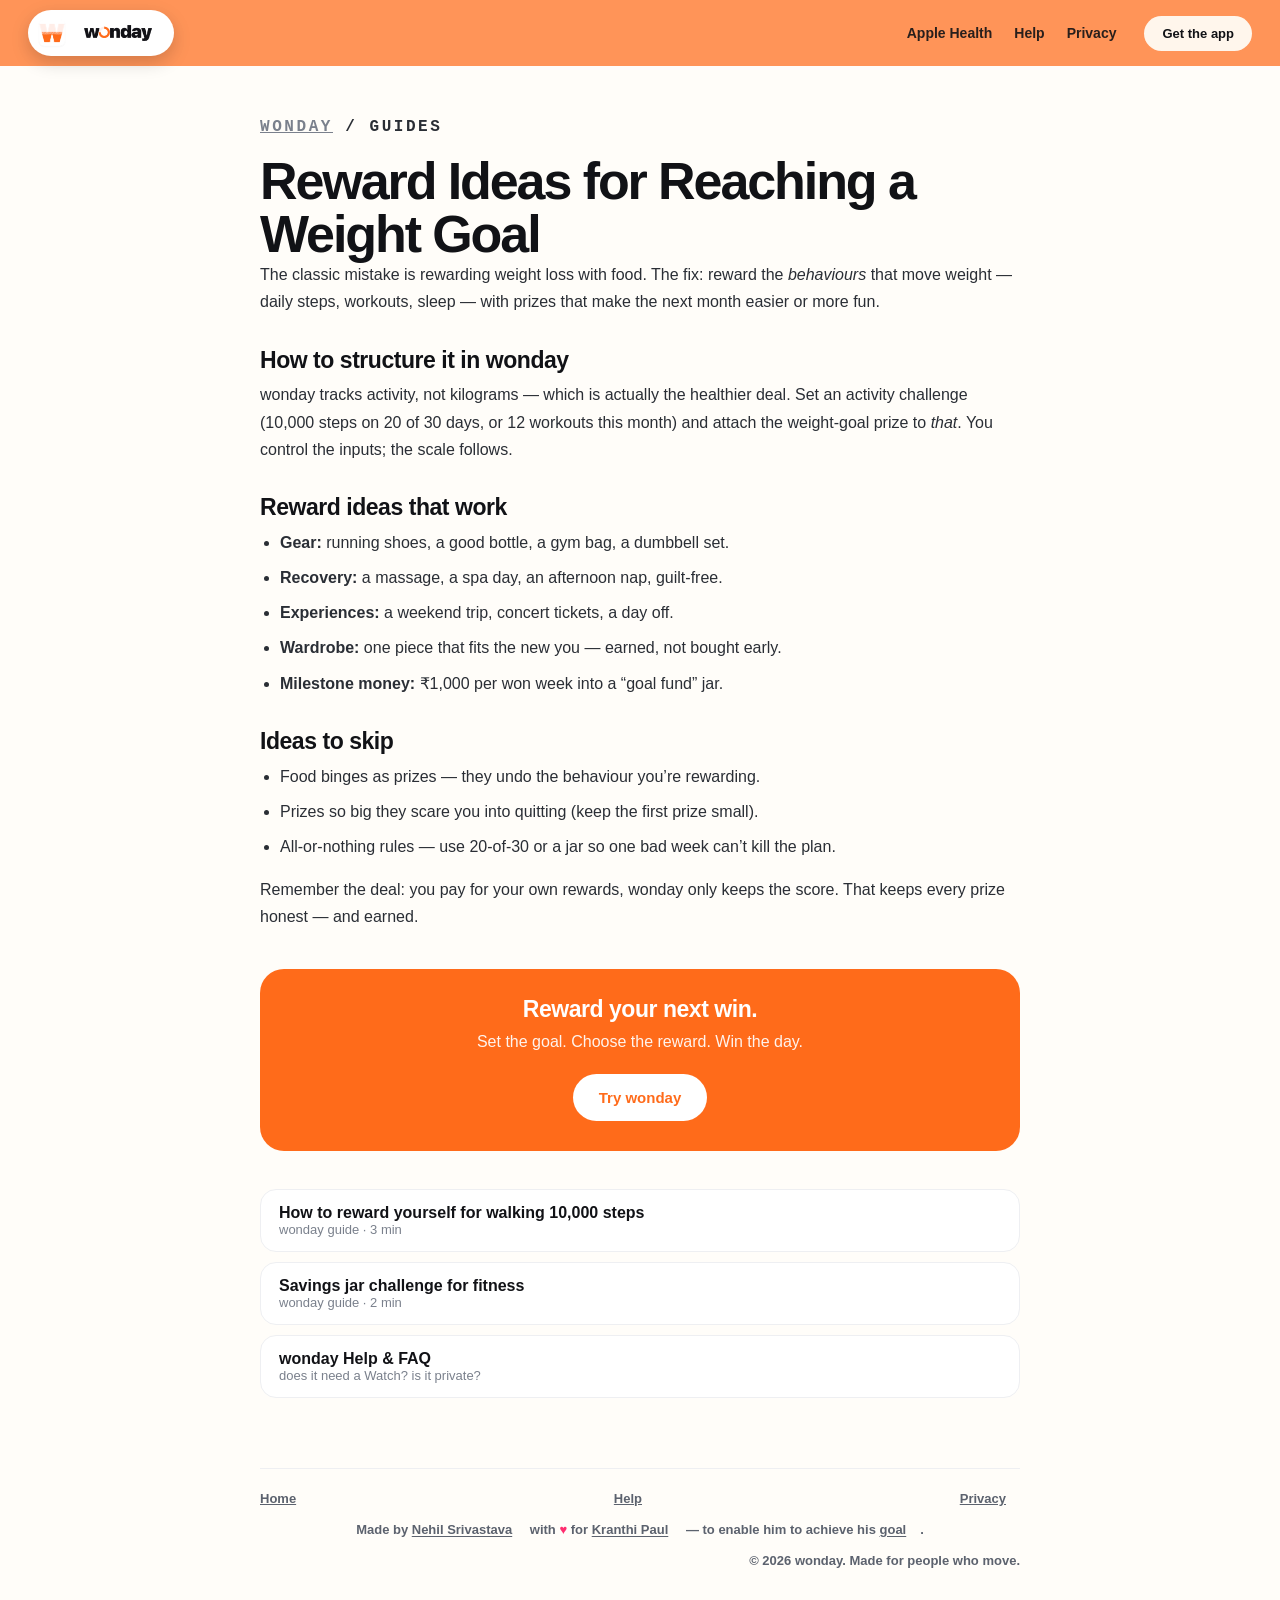
<file: site/reward-ideas-weight-goal.html>
<!doctype html>
<html lang="en">
<head>
<meta charset="utf-8">
<meta name="viewport" content="width=device-width, initial-scale=1, viewport-fit=cover">
<title>Reward Ideas for Reaching a Weight Goal | wonday</title>
<meta name="description" content="The best rewards for reaching a weight goal are experiences and gear, not food. Ideas plus a wonday plan that pays out per active day.">
<!-- Live domain: https://wonday.kranehx.com -->
<link rel="canonical" href="https://wonday.kranehx.com/reward-ideas-weight-goal.html">
<meta property="og:site_name" content="wonday">
<meta property="og:type" content="article">
<meta property="og:title" content="Reward Ideas for Reaching a Weight Goal | wonday">
<meta property="og:description" content="The best rewards for a weight goal are experiences and gear, not food. Ideas plus a wonday plan that pays out per active day.">
<meta property="og:url" content="https://wonday.kranehx.com/reward-ideas-weight-goal.html">
<meta property="og:image" content="https://wonday.kranehx.com/assets/wonday-share.png">
<meta name="twitter:card" content="summary_large_image">
<meta name="twitter:title" content="Reward Ideas for Reaching a Weight Goal | wonday">
<meta name="twitter:description" content="The best rewards for a weight goal are experiences and gear, not food. Ideas plus a wonday plan that pays out per active day.">
<meta name="twitter:image" content="https://wonday.kranehx.com/assets/wonday-share.png">
<link rel="icon" href="assets/wonday-favicon.png">
<link rel="apple-touch-icon" href="assets/wonday-favicon.png">
<link rel="stylesheet" href="styles.css?v=9">
<link rel="stylesheet" href="pages.css">
<script type="application/ld+json">
{"@context":"https://schema.org","@type":"Article","headline":"Reward Ideas for Reaching a Weight Goal",
"description":"The best rewards for reaching a weight goal are experiences and gear, not food.",
"author":{"@type":"Organization","name":"wonday"}}
</script>
</head>
<body class="page" data-block="hero">
<header class="topbar" id="topbar" style="--bar:#FF6B1A">
  <a class="logo" href="index.html" aria-label="wonday home"><img class="brand-icon" src="assets/wonday-icon.png" alt="" width="72" height="72"><img class="brand-logo" src="assets/wonday-wordmark-transparent.png" alt="wonday" width="120" height="45"></a>
  <nav class="links" aria-label="Sections">
    <a href="index.html#health">Apple Health</a>
    <a href="help.html">Help</a>
    <a href="privacy.html">Privacy</a>
  </nav>
  <a class="getapp" href="index.html#final">Get the app</a>
</header>
<main class="page-main">
  <p class="crumb"><a href="index.html">wonday</a> / Guides</p>
  <h1>Reward Ideas for Reaching a Weight Goal</h1>
  <p class="lede">The classic mistake is rewarding weight loss with food. The fix: reward the <em>behaviours</em> that move weight — daily steps, workouts, sleep — with prizes that make the next month easier or more fun.</p>

  <h2>How to structure it in wonday</h2>
  <p>wonday tracks activity, not kilograms — which is actually the healthier deal. Set an activity challenge (10,000 steps on 20 of 30 days, or 12 workouts this month) and attach the weight-goal prize to <em>that</em>. You control the inputs; the scale follows.</p>

  <h2>Reward ideas that work</h2>
  <ul>
    <li><strong>Gear:</strong> running shoes, a good bottle, a gym bag, a dumbbell set.</li>
    <li><strong>Recovery:</strong> a massage, a spa day, an afternoon nap, guilt-free.</li>
    <li><strong>Experiences:</strong> a weekend trip, concert tickets, a day off.</li>
    <li><strong>Wardrobe:</strong> one piece that fits the new you — earned, not bought early.</li>
    <li><strong>Milestone money:</strong> ₹1,000 per won week into a &ldquo;goal fund&rdquo; jar.</li>
  </ul>

  <h2>Ideas to skip</h2>
  <ul>
    <li>Food binges as prizes — they undo the behaviour you&rsquo;re rewarding.</li>
    <li>Prizes so big they scare you into quitting (keep the first prize small).</li>
    <li>All-or-nothing rules — use 20-of-30 or a jar so one bad week can&rsquo;t kill the plan.</li>
  </ul>
  <p>Remember the deal: you pay for your own rewards, wonday only keeps the score. That keeps every prize honest — and earned.</p>

  <div class="cta-card">
    <h2>Reward your next win.</h2>
    <p>Set the goal. Choose the reward. Win the day.</p>
    <a class="btn light" href="index.html#final">Try wonday</a>
  </div>

  <div class="more">
    <a href="walk-10000-steps.html">How to reward yourself for walking 10,000 steps<span>wonday guide · 3 min</span></a>
    <a href="savings-jar-challenge.html">Savings jar challenge for fitness<span>wonday guide · 2 min</span></a>
    <a href="help.html">wonday Help &amp; FAQ<span>does it need a Watch? is it private?</span></a>
  </div>
</main>
<footer class="page-foot">
  <a href="index.html">Home</a><a href="help.html">Help</a><a href="privacy.html">Privacy</a>
  <span class="madewith">Made by <a href="https://www.linkedin.com/in/nehilsrivastava/">Nehil Srivastava</a> with <span class="heart" aria-hidden="true">♥</span> for <a href="https://www.linkedin.com/in/paulkranti/">Kranthi Paul</a> &mdash; to enable him to achieve his <a href="https://www.linkedin.com/posts/paulkranti_i-want-to-gift-myself-a-dgx-spark-worth-700k-activity-7517528913028243456-nfIk">goal</a>.</span>
  <span class="copyr">© 2026 wonday. Made for people who move.</span>
</footer>
</body>
</html>
</file>
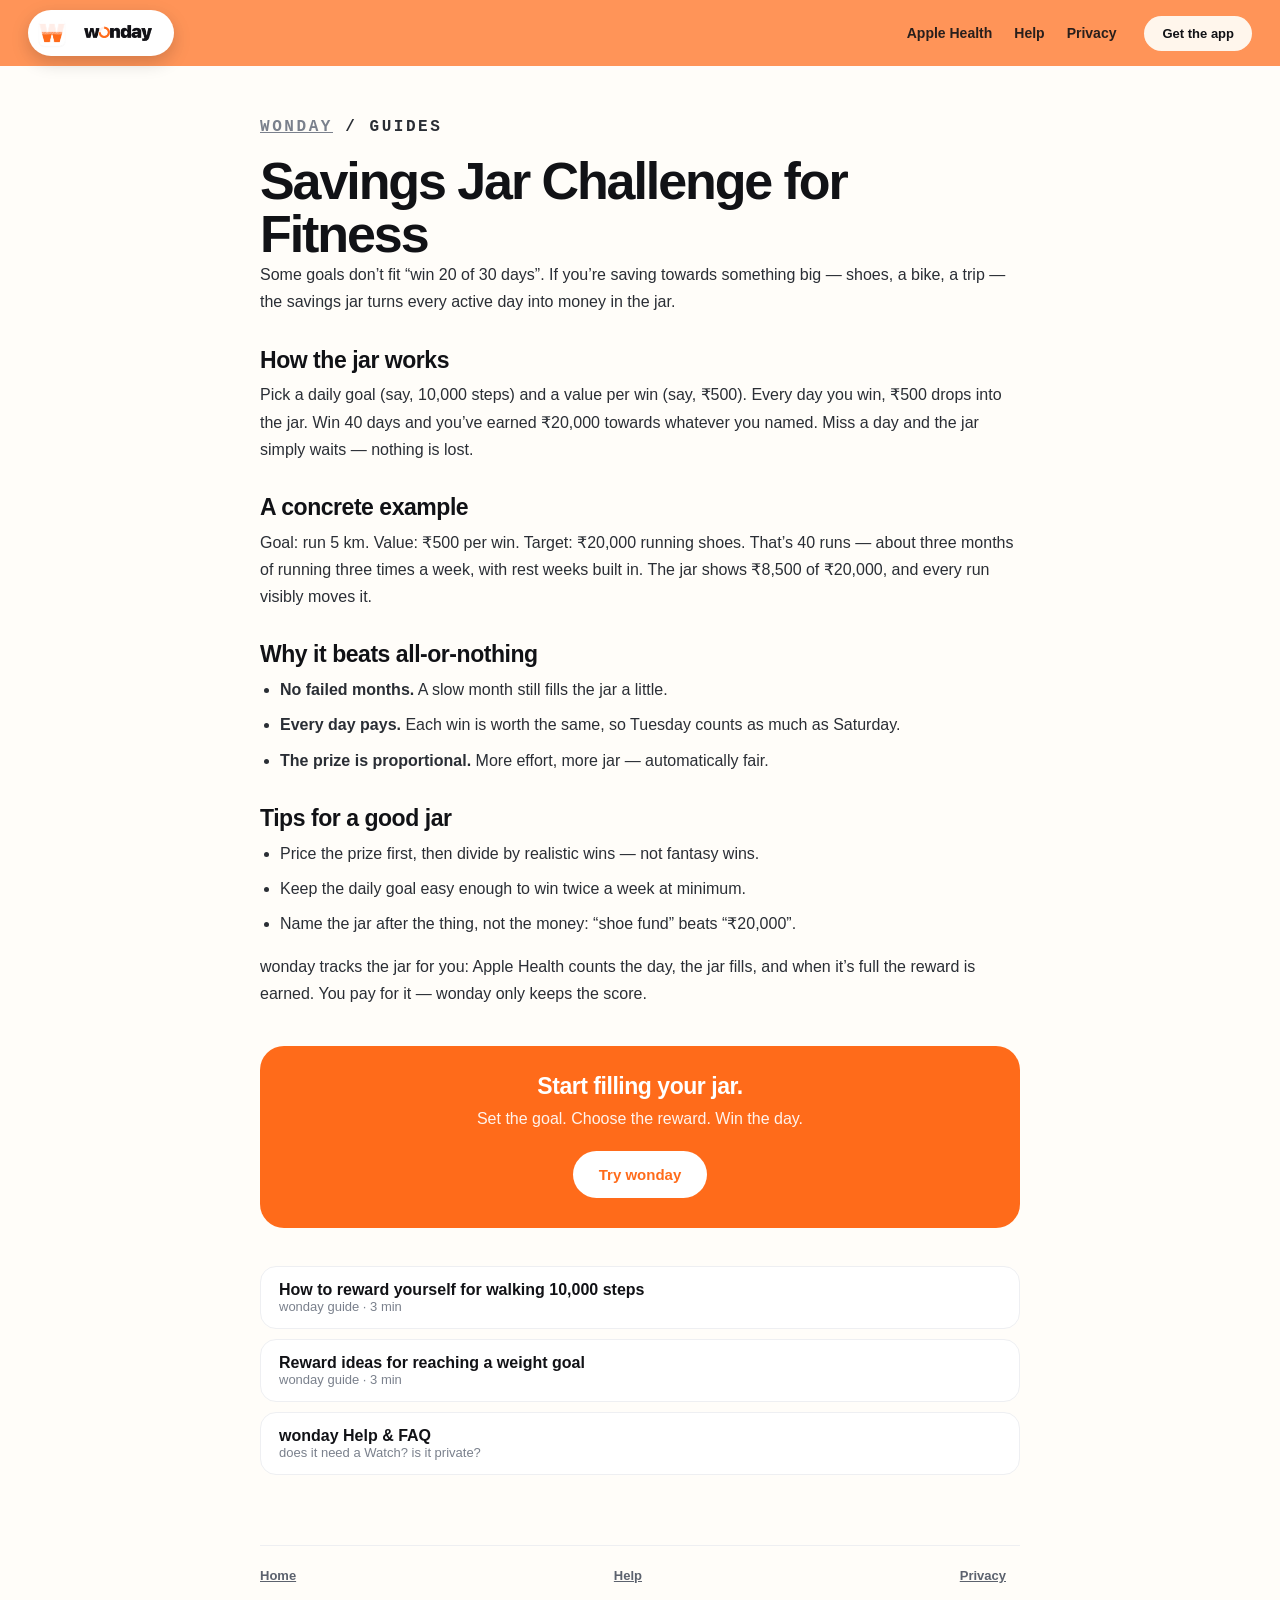
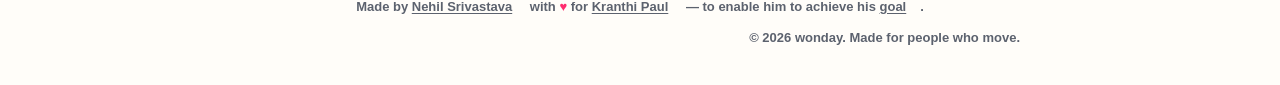
<file: site/savings-jar-challenge.html>
<!doctype html>
<html lang="en">
<head>
<meta charset="utf-8">
<meta name="viewport" content="width=device-width, initial-scale=1, viewport-fit=cover">
<title>Savings Jar Challenge for Fitness | wonday</title>
<meta name="description" content="The savings jar challenge: earn a fixed amount toward your goal for every active day. wonday for iPhone fills the jar for you.">
<!-- Live domain: https://wonday.kranehx.com -->
<link rel="canonical" href="https://wonday.kranehx.com/savings-jar-challenge.html">
<meta property="og:site_name" content="wonday">
<meta property="og:type" content="article">
<meta property="og:title" content="Savings Jar Challenge for Fitness | wonday">
<meta property="og:description" content="Earn a fixed amount toward your goal for every active day. wonday for iPhone fills the jar for you.">
<meta property="og:url" content="https://wonday.kranehx.com/savings-jar-challenge.html">
<meta property="og:image" content="https://wonday.kranehx.com/assets/wonday-share.png">
<meta name="twitter:card" content="summary_large_image">
<meta name="twitter:title" content="Savings Jar Challenge for Fitness | wonday">
<meta name="twitter:description" content="Earn a fixed amount toward your goal for every active day. wonday for iPhone fills the jar for you.">
<meta name="twitter:image" content="https://wonday.kranehx.com/assets/wonday-share.png">
<link rel="icon" href="assets/wonday-favicon.png">
<link rel="apple-touch-icon" href="assets/wonday-favicon.png">
<link rel="stylesheet" href="styles.css?v=9">
<link rel="stylesheet" href="pages.css">
<script type="application/ld+json">
{"@context":"https://schema.org","@type":"Article","headline":"Savings Jar Challenge for Fitness",
"description":"The savings jar challenge: earn a fixed amount toward your goal for every active day.",
"author":{"@type":"Organization","name":"wonday"}}
</script>
</head>
<body class="page" data-block="hero">
<header class="topbar" id="topbar" style="--bar:#FF6B1A">
  <a class="logo" href="index.html" aria-label="wonday home"><img class="brand-icon" src="assets/wonday-icon.png" alt="" width="72" height="72"><img class="brand-logo" src="assets/wonday-wordmark-transparent.png" alt="wonday" width="120" height="45"></a>
  <nav class="links" aria-label="Sections">
    <a href="index.html#health">Apple Health</a>
    <a href="help.html">Help</a>
    <a href="privacy.html">Privacy</a>
  </nav>
  <a class="getapp" href="index.html#final">Get the app</a>
</header>
<main class="page-main">
  <p class="crumb"><a href="index.html">wonday</a> / Guides</p>
  <h1>Savings Jar Challenge for Fitness</h1>
  <p class="lede">Some goals don&rsquo;t fit &ldquo;win 20 of 30 days&rdquo;. If you&rsquo;re saving towards something big — shoes, a bike, a trip — the savings jar turns every active day into money in the jar.</p>

  <h2>How the jar works</h2>
  <p>Pick a daily goal (say, 10,000 steps) and a value per win (say, ₹500). Every day you win, ₹500 drops into the jar. Win 40 days and you&rsquo;ve earned ₹20,000 towards whatever you named. Miss a day and the jar simply waits — nothing is lost.</p>

  <h2>A concrete example</h2>
  <p>Goal: run 5&nbsp;km. Value: ₹500 per win. Target: ₹20,000 running shoes. That&rsquo;s 40 runs — about three months of running three times a week, with rest weeks built in. The jar shows ₹8,500 of ₹20,000, and every run visibly moves it.</p>

  <h2>Why it beats all-or-nothing</h2>
  <ul>
    <li><strong>No failed months.</strong> A slow month still fills the jar a little.</li>
    <li><strong>Every day pays.</strong> Each win is worth the same, so Tuesday counts as much as Saturday.</li>
    <li><strong>The prize is proportional.</strong> More effort, more jar — automatically fair.</li>
  </ul>

  <h2>Tips for a good jar</h2>
  <ul>
    <li>Price the prize first, then divide by realistic wins — not fantasy wins.</li>
    <li>Keep the daily goal easy enough to win twice a week at minimum.</li>
    <li>Name the jar after the thing, not the money: &ldquo;shoe fund&rdquo; beats &ldquo;₹20,000&rdquo;.</li>
  </ul>
  <p>wonday tracks the jar for you: Apple&nbsp;Health counts the day, the jar fills, and when it&rsquo;s full the reward is earned. You pay for it — wonday only keeps the score.</p>

  <div class="cta-card">
    <h2>Start filling your jar.</h2>
    <p>Set the goal. Choose the reward. Win the day.</p>
    <a class="btn light" href="index.html#final">Try wonday</a>
  </div>

  <div class="more">
    <a href="walk-10000-steps.html">How to reward yourself for walking 10,000 steps<span>wonday guide · 3 min</span></a>
    <a href="reward-ideas-weight-goal.html">Reward ideas for reaching a weight goal<span>wonday guide · 3 min</span></a>
    <a href="help.html">wonday Help &amp; FAQ<span>does it need a Watch? is it private?</span></a>
  </div>
</main>
<footer class="page-foot">
  <a href="index.html">Home</a><a href="help.html">Help</a><a href="privacy.html">Privacy</a>
  <span class="madewith">Made by <a href="https://www.linkedin.com/in/nehilsrivastava/">Nehil Srivastava</a> with <span class="heart" aria-hidden="true">♥</span> for <a href="https://www.linkedin.com/in/paulkranti/">Kranthi Paul</a> &mdash; to enable him to achieve his <a href="https://www.linkedin.com/posts/paulkranti_i-want-to-gift-myself-a-dgx-spark-worth-700k-activity-7517528913028243456-nfIk">goal</a>.</span>
  <span class="copyr">© 2026 wonday. Made for people who move.</span>
</footer>
</body>
</html>
</file>
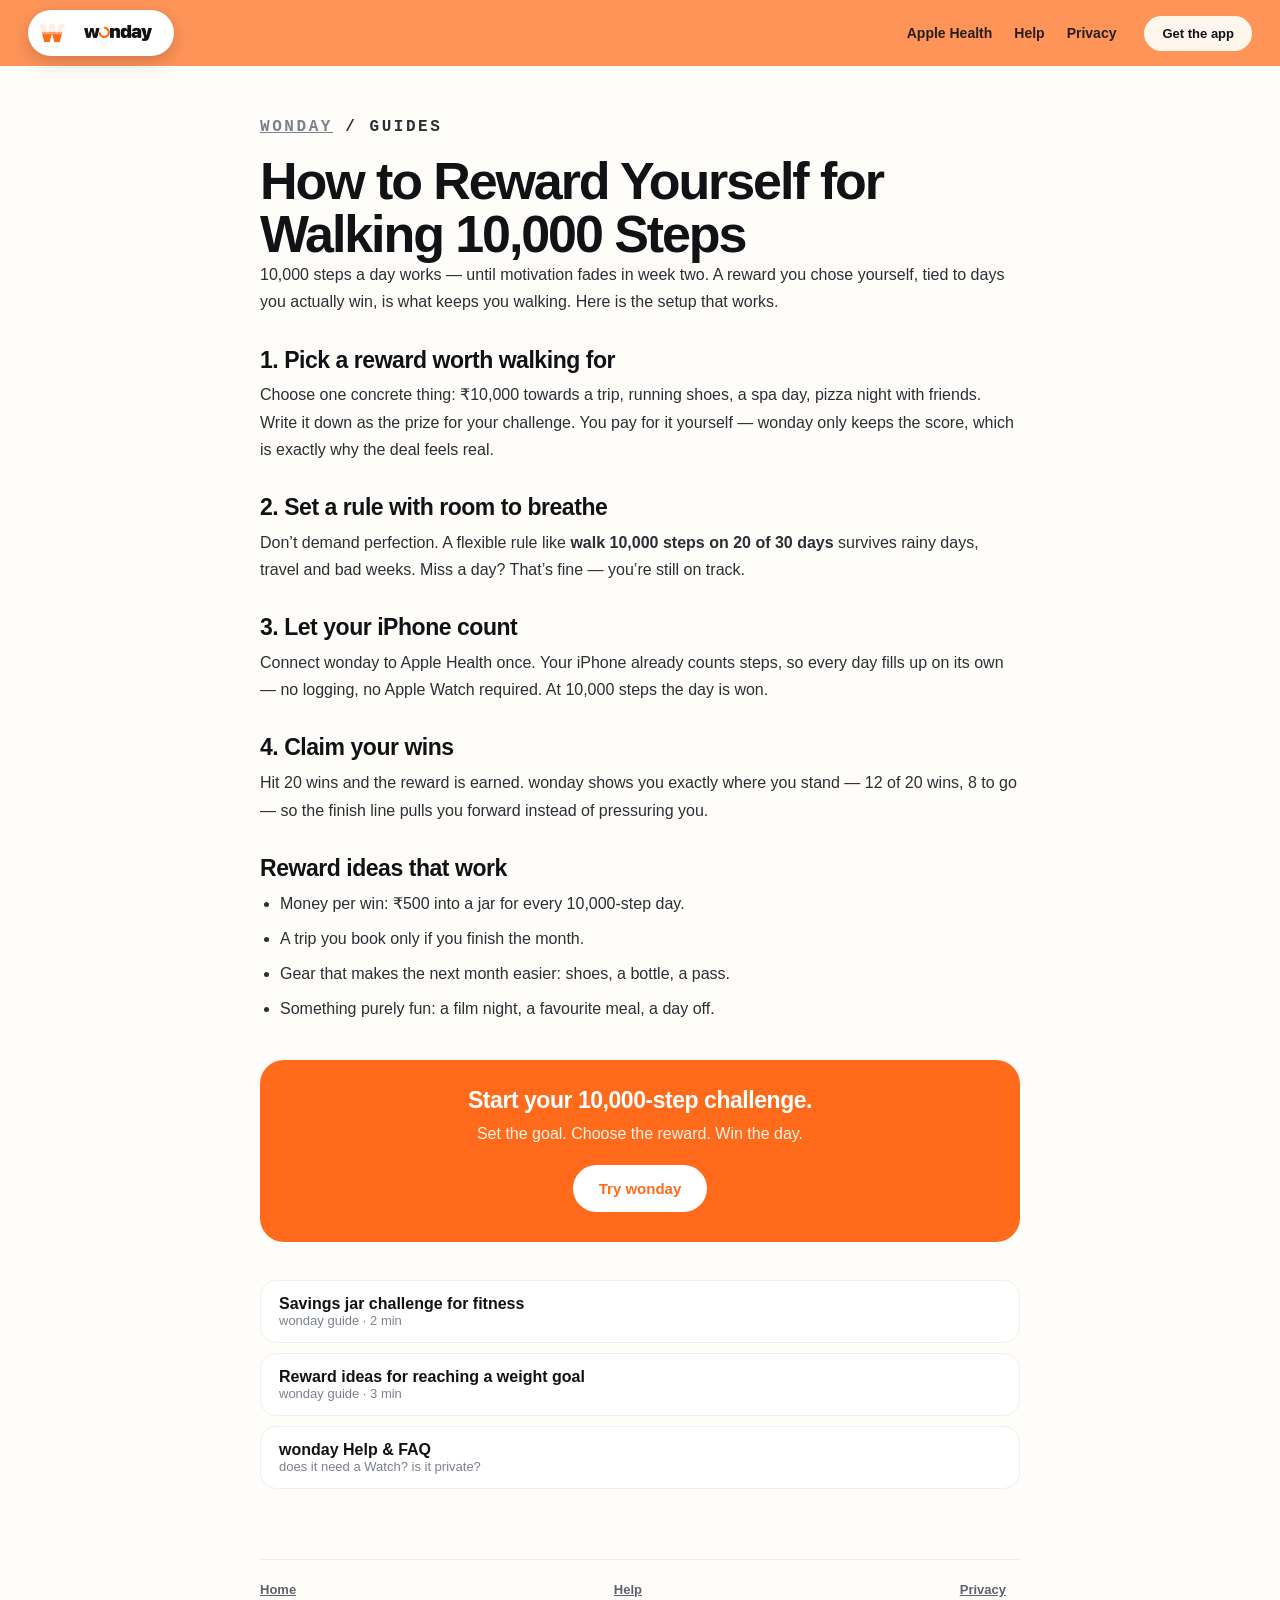
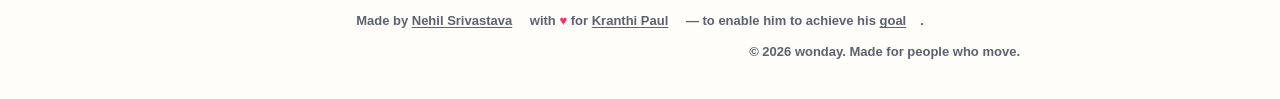
<file: site/walk-10000-steps.html>
<!doctype html>
<html lang="en">
<head>
<meta charset="utf-8">
<meta name="viewport" content="width=device-width, initial-scale=1, viewport-fit=cover">
<title>Reward Yourself for Walking 10,000 Steps | wonday</title>
<meta name="description" content="How to reward yourself for walking 10,000 steps: pick a reward, set a 20-of-30-day rule, and let wonday for iPhone count your wins.">
<!-- Live domain: https://wonday.kranehx.com -->
<link rel="canonical" href="https://wonday.kranehx.com/walk-10000-steps.html">
<meta property="og:site_name" content="wonday">
<meta property="og:type" content="article">
<meta property="og:title" content="Reward Yourself for Walking 10,000 Steps | wonday">
<meta property="og:description" content="Pick a reward, set a 20-of-30-day rule, and let wonday for iPhone count your wins.">
<meta property="og:url" content="https://wonday.kranehx.com/walk-10000-steps.html">
<meta property="og:image" content="https://wonday.kranehx.com/assets/wonday-share.png">
<meta name="twitter:card" content="summary_large_image">
<meta name="twitter:title" content="Reward Yourself for Walking 10,000 Steps | wonday">
<meta name="twitter:description" content="Pick a reward, set a 20-of-30-day rule, and let wonday for iPhone count your wins.">
<meta name="twitter:image" content="https://wonday.kranehx.com/assets/wonday-share.png">
<link rel="icon" href="assets/wonday-favicon.png">
<link rel="apple-touch-icon" href="assets/wonday-favicon.png">
<link rel="stylesheet" href="styles.css?v=9">
<link rel="stylesheet" href="pages.css">
<script type="application/ld+json">
{"@context":"https://schema.org","@type":"Article","headline":"How to Reward Yourself for Walking 10,000 Steps",
"description":"Pick a reward, set a 20-of-30-day rule, and let wonday for iPhone count your wins.",
"author":{"@type":"Organization","name":"wonday"}}
</script>
</head>
<body class="page" data-block="hero">
<header class="topbar" id="topbar" style="--bar:#FF6B1A">
  <a class="logo" href="index.html" aria-label="wonday home"><img class="brand-icon" src="assets/wonday-icon.png" alt="" width="72" height="72"><img class="brand-logo" src="assets/wonday-wordmark-transparent.png" alt="wonday" width="120" height="45"></a>
  <nav class="links" aria-label="Sections">
    <a href="index.html#health">Apple Health</a>
    <a href="help.html">Help</a>
    <a href="privacy.html">Privacy</a>
  </nav>
  <a class="getapp" href="index.html#final">Get the app</a>
</header>
<main class="page-main">
  <p class="crumb"><a href="index.html">wonday</a> / Guides</p>
  <h1>How to Reward Yourself for Walking 10,000 Steps</h1>
  <p class="lede">10,000 steps a day works — until motivation fades in week two. A reward you chose yourself, tied to days you actually win, is what keeps you walking. Here is the setup that works.</p>

  <h2>1. Pick a reward worth walking for</h2>
  <p>Choose one concrete thing: ₹10,000 towards a trip, running shoes, a spa day, pizza night with friends. Write it down as the prize for your challenge. You pay for it yourself — wonday only keeps the score, which is exactly why the deal feels real.</p>

  <h2>2. Set a rule with room to breathe</h2>
  <p>Don&rsquo;t demand perfection. A flexible rule like <strong>walk 10,000 steps on 20 of 30 days</strong> survives rainy days, travel and bad weeks. Miss a day? That&rsquo;s fine — you&rsquo;re still on track.</p>

  <h2>3. Let your iPhone count</h2>
  <p>Connect wonday to Apple&nbsp;Health once. Your iPhone already counts steps, so every day fills up on its own — no logging, no Apple&nbsp;Watch required. At 10,000 steps the day is won.</p>

  <h2>4. Claim your wins</h2>
  <p>Hit 20 wins and the reward is earned. wonday shows you exactly where you stand — 12 of 20 wins, 8 to go — so the finish line pulls you forward instead of pressuring you.</p>

  <h2>Reward ideas that work</h2>
  <ul>
    <li>Money per win: ₹500 into a jar for every 10,000-step day.</li>
    <li>A trip you book only if you finish the month.</li>
    <li>Gear that makes the next month easier: shoes, a bottle, a pass.</li>
    <li>Something purely fun: a film night, a favourite meal, a day off.</li>
  </ul>

  <div class="cta-card">
    <h2>Start your 10,000-step challenge.</h2>
    <p>Set the goal. Choose the reward. Win the day.</p>
    <a class="btn light" href="index.html#final">Try wonday</a>
  </div>

  <div class="more">
    <a href="savings-jar-challenge.html">Savings jar challenge for fitness<span>wonday guide · 2 min</span></a>
    <a href="reward-ideas-weight-goal.html">Reward ideas for reaching a weight goal<span>wonday guide · 3 min</span></a>
    <a href="help.html">wonday Help &amp; FAQ<span>does it need a Watch? is it private?</span></a>
  </div>
</main>
<footer class="page-foot">
  <a href="index.html">Home</a><a href="help.html">Help</a><a href="privacy.html">Privacy</a>
  <span class="madewith">Made by <a href="https://www.linkedin.com/in/nehilsrivastava/">Nehil Srivastava</a> with <span class="heart" aria-hidden="true">♥</span> for <a href="https://www.linkedin.com/in/paulkranti/">Kranthi Paul</a> &mdash; to enable him to achieve his <a href="https://www.linkedin.com/posts/paulkranti_i-want-to-gift-myself-a-dgx-spark-worth-700k-activity-7517528913028243456-nfIk">goal</a>.</span>
  <span class="copyr">© 2026 wonday. Made for people who move.</span>
</footer>
</body>
</html>
</file>
<file: site/styles.css>
*{box-sizing:border-box;margin:0;padding:0}
:root{
  --hero:#FF6B1A; --try:#2F5BFF; --deal:#FF2D6F; --dark:#0D0F14; --health:#D92D20; --green:#13A866;
  --ink:#111216; --paper:#fff; --cream:#FFF6EC;
  --radius-phone:54px;
  --font:-apple-system,BlinkMacSystemFont,"SF Pro Display","Inter","Segoe UI",sans-serif;
  --mono:ui-monospace,"SF Mono",Menlo,monospace;
}
html{scroll-behavior:smooth}
body{font-family:var(--font);color:#fff;background:var(--hero);-webkit-font-smoothing:antialiased}
a{color:inherit}

/* top bar takes color of block under it (set from JS via --bar) */
.topbar{position:fixed;top:0;left:0;right:0;z-index:50;display:flex;align-items:center;gap:28px;
  padding:10px 28px;padding-top:calc(10px + env(safe-area-inset-top));
  background-color:var(--bar, #FF6B1A);
  background:color-mix(in srgb,var(--bar, #FF6B1A) 72%, transparent);
  transition:background-color .4s}
.topbar .logo{display:inline-flex;align-items:center;gap:9px;text-decoration:none;background:#fff;border-radius:99px;padding:6px 16px 6px 7px;box-shadow:0 6px 18px rgba(0,0,0,.18)}
.brand-logo{height:30px;width:auto;display:block}
.brand-icon{height:34px;width:auto;display:block}
.brand-lockup{height:46px;width:auto;display:block}
.vh{position:absolute;width:1px;height:1px;overflow:hidden;clip:rect(0 0 0 0);white-space:nowrap}
/* brand ring-o: 3/4 solid, pale quarter top-left — matches brand/ wordmark */
.ring-o{position:relative;display:inline-block;width:.74em;height:.74em;border-radius:50%;vertical-align:-.05em;
  background:conic-gradient(from 270deg, rgba(255,255,255,.45) 0deg 90deg, #fff 90deg 360deg);
  -webkit-mask:radial-gradient(farthest-side, transparent 60%, #000 69%);
  mask:radial-gradient(farthest-side, transparent 60%, #000 69%)}
.topbar nav{margin-left:auto;display:flex;gap:22px;font-size:14px;font-weight:600;opacity:.9}
.topbar nav a{text-decoration:none}
.getapp{background:var(--cream);color:var(--ink);font-weight:800;font-size:13px;padding:10px 18px;border-radius:99px;text-decoration:none}

.block{min-height:100vh;display:flex;align-items:center;position:relative;overflow:hidden;padding:110px 0 70px}
.wrap{width:min(1180px,92vw);margin:0 auto;display:grid;grid-template-columns:1.05fr .95fr;gap:40px;align-items:center;position:relative;z-index:2}
.wrap.flip .copy{order:2}.wrap.flip .stage{order:1}
.hero{background:var(--hero)} .health{background:var(--health)} .try{background:var(--try)} .deal{background:var(--deal)}
.private{background:var(--dark)} .final{background:var(--hero);text-align:center}

.kicker{font-family:var(--mono);font-size:11px;font-weight:700;letter-spacing:.18em;text-transform:uppercase;opacity:.75;margin-bottom:14px}
h1,h2{font-weight:900;letter-spacing:-.045em;line-height:.95;font-size:clamp(56px,7.2vw,108px)}
.sub{margin-top:18px;font-size:17px;font-weight:500;max-width:44ch;opacity:.92}
.promise{margin-top:10px;font-size:17px;font-weight:800}
.cta-row{display:flex;align-items:center;gap:20px;margin-top:26px;flex-wrap:wrap}
.btn{display:inline-flex;align-items:center;gap:8px;border-radius:99px;padding:15px 26px;font-weight:800;font-size:15px;text-decoration:none;transition:color .4s}
.btn svg{flex:none}
.btn.light{background:#fff;color:var(--ink)} .btn.dark{background:var(--ink);color:#fff}
.textlink{color:#fff;font-weight:700}
.chips{margin-top:16px;font-size:13px;font-weight:600;opacity:.85}
.btn .dl{display:flex;flex-direction:column;align-items:flex-start;line-height:1.2;text-align:left}
.btn .dl small{font-size:11px;font-weight:700;opacity:.72}

/* floating background circles */
.orb{position:absolute;border-radius:50%;background:rgba(255,255,255,.14);pointer-events:none;animation:drift 9s ease-in-out infinite alternate}
.hero .o1{width:340px;height:340px;left:-120px;top:18%}.hero .o2{width:120px;height:120px;left:44%;bottom:8%}
.hero .o3{width:220px;height:220px;right:-60px;top:8%;background:rgba(255,255,255,.1)}
.try .o1{width:150px;height:150px;left:-40px;bottom:10%}.try .o2{width:260px;height:260px;right:-70px;top:20%}
.deal .o1{width:280px;height:280px;left:-90px;top:22%}.deal .o2{width:130px;height:130px;right:6%;bottom:8%}
.private .o1{width:300px;height:300px;left:-110px;bottom:-40px;background:rgba(255,255,255,.07)}
.final .o1{width:200px;height:200px;left:-60px;top:20%}.final .o2{width:180px;height:180px;right:-40px;bottom:20%}
@keyframes drift{to{transform:translateY(-26px)}}

/* reveal */
.reveal{opacity:0;transform:translateY(34px);transition:opacity .7s ease,transform .7s ease}
.reveal.in{opacity:1;transform:none}

/* phone */
.stage{display:flex;justify-content:center;position:relative}
.phone{width:300px;height:620px;background:#0b0b0d;border-radius:var(--radius-phone);padding:11px;box-shadow:0 40px 80px -20px rgba(0,0,0,.5);position:relative;animation:rise .8s ease}
.phone.small{width:290px;height:600px}
.notch{position:absolute;top:22px;left:50%;transform:translateX(-50%);width:110px;height:26px;background:#0b0b0d;border-radius:99px;z-index:5}
.screen{background:#fff;color:var(--ink);border-radius:44px;height:100%;overflow:hidden;position:relative;display:flex;flex-direction:column}
.app-top{padding:52px 18px 10px}
.app-row{display:flex;justify-content:space-between;align-items:center}
.pill{font-family:var(--mono);font-size:10px;font-weight:800;text-transform:uppercase;background:var(--hero);color:#fff;padding:6px 10px;border-radius:99px}
.daylabel{font-size:12px;font-weight:600;color:#7A808C}
.app-name{font-size:24px;font-weight:800;letter-spacing:-.03em;margin-top:10px}
.app-rule{font-family:var(--mono);font-size:11px;color:#7A808C;margin-top:2px}
.bars{display:flex;gap:3px;align-items:flex-end;height:42px;margin-top:14px}
.bars i{flex:1;background:#EEEFF2;border-radius:3px;min-height:6px;height:40px;transition:all .3s}
.bars i.on{background:var(--hero)} .bars i.miss{background:#E5484D!important;height:10px!important;align-self:flex-end}
.goalrow{display:flex;justify-content:space-between;font-family:var(--mono);font-size:10px;font-weight:800;color:var(--hero);margin-top:8px;text-transform:uppercase}
.app-fill{margin-top:auto;position:relative;background:var(--hero);color:#fff;padding:34px 20px 26px;min-height:250px;transition:background .5s}
.fill-clip{position:relative;height:100%;overflow:hidden}
.wave{position:absolute;top:-1px;left:0;width:200%;height:18px;transform:translateY(-16px);animation:waveSlide 2.8s linear infinite}
@keyframes waveSlide{to{transform:translate(-50%,-16px)}}
#heroFill{min-height:360px}
.wave path{fill:#FF6B1A}
.bignum{font-size:72px;font-weight:900;letter-spacing:-.05em;line-height:1}
.bignum small{font-size:14px;font-weight:700;letter-spacing:0}
.rem{font-size:15px;font-weight:800;margin-top:6px}
.stamp{position:absolute;top:6px;right:18px;background:#fff;color:var(--hero);font-weight:900;padding:6px 14px;border-radius:99px;transform:rotate(-8deg) scale(0);transition:transform .35s cubic-bezier(.2,2,.4,1);font-size:14px}
.stamp.show{transform:rotate(-8deg) scale(1)}
.confetti i,.cf{position:absolute;width:8px;height:8px;border-radius:2px;z-index:6;pointer-events:none;animation:pop 1.1s ease-out forwards}
@keyframes pop{from{transform:translate(0,0) rotate(0);opacity:1}to{transform:translate(var(--dx,0px),var(--dy,-90px)) rotate(320deg);opacity:0}}
.float{position:absolute;z-index:2;display:flex;align-items:center;gap:10px;background:#fff;color:var(--ink);font-size:12px;padding:10px 16px 10px 10px;border-radius:16px;box-shadow:0 14px 30px rgba(0,0,0,.3);animation:bob 3s ease-in-out infinite alternate}
.float b{display:block;font-size:14px;font-weight:800;white-space:nowrap}
.float small{display:block;font-family:var(--mono);font-size:9.5px;font-weight:800;letter-spacing:.12em;color:#7A808C}
.fic{width:36px;height:36px;border-radius:11px;display:flex;align-items:center;justify-content:center;font-size:18px;font-weight:900;color:#fff;flex:none}
.fic.green{background:#13A866}.fic.pink{background:#FF2D6F}
.f1{left:-56px;top:140px}.f2{right:-56px;bottom:170px;background:var(--ink);color:#fff}
.f2 small{color:#FF8FAB}
@keyframes bob{to{transform:translateY(-10px)}}

/* try/walk */
.walk-screen{text-align:center}
.walk-fill{position:absolute;left:0;right:0;bottom:0;height:0%;background:var(--try);transition:height .1s linear}
.walk-top{padding:60px 20px 0;position:relative;z-index:2}
.walk-title{font-size:19px;font-weight:800}.walk-sub{font-size:13px;color:#7A808C}
.walk-top.lit .walk-title{color:#fff}
.walk-top.lit .walk-sub{color:rgba(255,255,255,.85)}
.walk-count{margin:auto;position:relative;z-index:2;font-size:72px;font-weight:900}
.walk-count small{display:block;font-size:12px;font-weight:600;color:#7A808C}
.walk-count.lit{color:#fff}
.walk-count.lit small{color:rgba(255,255,255,.85)}
.walk-bottom{padding:0 0 26px;position:relative;z-index:2}
.walk-bottom.lit .holdlabel{color:rgba(255,255,255,.9)}
.walk-bottom.lit .holdbtn{background:#fff}
.walk-bottom.lit .holdbtn .feet{filter:none}
.walk-bottom.lit .holdbtn .pulse{border-color:#fff}
.walk-bottom.lit .resetlink{color:#fff}
.walk-count{margin:auto;position:relative;z-index:2;font-size:72px;font-weight:900}
.walk-count small{display:block;font-size:12px;font-weight:600;color:#7A808C}
.walk-bottom{padding:0 0 26px;position:relative;z-index:2}
.holdbtn{width:92px;height:92px;border-radius:50%;background:var(--ink);color:#fff;border:none;font-size:28px;position:relative;cursor:pointer;touch-action:none;transition:background .3s}
.holdbtn .feet{display:inline-flex;color:#fff;transition:color .3s}
.holdbtn .feet svg{display:block}
.holdbtn .pulse{position:absolute;inset:-10px;border:3px solid var(--ink);border-radius:50%;opacity:.4;animation:pulse 1.6s infinite}
@keyframes pulse{to{transform:scale(1.15);opacity:0}}
.holdlabel{font-size:12px;font-weight:600;margin-top:8px;color:#5C626E}
.unlock{position:relative;z-index:3;margin:0 22px;background:#fff;color:var(--ink);border-radius:16px;padding:12px;font-weight:800;transform:scale(0);transition:transform .3s;box-shadow:0 12px 30px rgba(0,0,0,.25)}
.unlock.show{transform:scale(1)}
.unlock.shake{animation:shake .4s}
@keyframes shake{25%{transform:translateX(-6px) scale(1)}75%{transform:translateX(6px) scale(1)}}
.resetlink{background:none;border:none;color:inherit;font-weight:700;margin-top:10px;cursor:pointer;text-decoration:underline}

.health .o1{width:260px;height:260px;left:-80px;top:16%}
.health .o2{width:150px;height:150px;right:4%;bottom:8%}

/* health rows */
.hchecks{list-style:none;margin-top:24px;display:grid;gap:12px}
.hchecks li{display:flex;align-items:center;gap:14px;background:rgba(255,255,255,.14);border-radius:18px;padding:14px 18px;font-size:17px;font-weight:700}
.hchecks i{background:#fff;color:var(--health);font-style:normal;font-weight:900;width:30px;height:30px;border-radius:50%;display:flex;align-items:center;justify-content:center;flex:none;font-size:16px}

/* health phone */
.hscreen{background:#F2F3F5;padding:14px 14px 12px}
.hnote{display:flex;gap:10px;align-items:flex-start;background:rgba(255,255,255,.92);backdrop-filter:blur(12px);border-radius:20px;padding:10px 12px;box-shadow:0 14px 34px rgba(0,0,0,.25);transform:translateY(-140%);opacity:0;transition:transform .5s cubic-bezier(.2,1.2,.3,1),opacity .4s;position:relative;z-index:5}
.hnote.drop{transform:none;opacity:1}
.hnote img{width:48px;height:48px;flex:none}
.hnote div{flex:1;min-width:0}
.hnote b{display:block;font-size:13px}
.hnote span{display:block;font-size:12px;color:#5C626E}
.hnote em{font-style:normal;font-size:11px;color:#7A808C}
.hconn{padding-top:14px}
.hicons{display:flex;align-items:center;gap:10px}
.hheart{width:52px;height:52px;border-radius:15px;background:#FA2D48;color:#fff;font-size:26px;display:flex;align-items:center;justify-content:center;flex:none;box-shadow:0 8px 18px rgba(250,45,72,.4)}
.hwonday{width:66px;height:66px;flex:none;filter:drop-shadow(0 8px 14px rgba(0,0,0,.2))}
.hflow{flex:1;display:flex;justify-content:space-between;align-items:center;padding:0 4px}
.hflow i{width:6px;height:6px;border-radius:50%;background:#C9CDD4;animation:flowdot 1.2s ease-in-out infinite}
.hflow i:nth-child(2){animation-delay:.12s}.hflow i:nth-child(3){animation-delay:.24s}
.hflow i:nth-child(4){animation-delay:.36s}.hflow i:nth-child(5){animation-delay:.48s}
.hflow i:nth-child(6){animation-delay:.6s}.hflow i:nth-child(7){animation-delay:.72s}
.hflow i:nth-child(8){animation-delay:.84s}
@keyframes flowdot{0%,100%{opacity:.4;transform:scale(.8)}50%{opacity:1;transform:scale(1.25);background:var(--health)}}
.hstatus{display:flex;align-items:center;gap:6px;margin-top:10px;font-size:11.5px;font-weight:800;color:#13A866}
.hstatus i{width:8px;height:8px;border-radius:50%;background:#13A866;flex:none}
.hrows{display:grid;gap:10px;margin-top:12px}
.hcard{background:#fff;border-radius:16px;padding:11px 13px;box-shadow:0 4px 14px rgba(0,0,0,.06)}
.hcard-top{display:flex;align-items:center;gap:7px}
.dot{width:9px;height:9px;border-radius:50%;flex:none}
.dot.orange{background:#FF6B1A}.dot.pink{background:#FF2D6F}.dot.green{background:#13A866}.dot.blue{background:#2F5BFF}
.hlabel{font-size:13px;font-weight:700;color:#3A3F47}
.hval{margin-left:auto;font-size:15px;font-weight:800;font-variant-numeric:tabular-nums}
.hval small{font-size:11px;font-weight:600;color:#7A808C}
.hwon{background:#13A866;color:#fff;font-size:10.5px;font-weight:900;letter-spacing:.06em;padding:5px 10px;border-radius:99px;transform:scale(0);transition:transform .35s cubic-bezier(.2,2,.4,1)}
.hwon.show{transform:scale(1)}
.htrack{height:7px;border-radius:99px;background:#E9EBEF;margin-top:9px;overflow:hidden}
.htrack .fill{display:block;height:100%;width:0;border-radius:99px}
.fill.orange{background:#FF6B1A}.fill.pink{background:#FF2D6F}.fill.green{background:#13A866}.fill.blue{background:#2F5BFF}
.hsync{margin-top:auto;padding-top:12px;text-align:center;font-size:11.5px;font-weight:600;color:#7A808C}

/* deal */
.pinkphone .screen,.screen.pinks{background:var(--deal);color:#fff;padding:56px 20px 22px}
.newlabel{font-family:var(--mono);font-size:10px;letter-spacing:.16em;opacity:.8}
.sentence{font-size:21px;font-weight:800;line-height:1.65;margin-top:14px;min-height:210px}
.sentence .blank{border:2.5px dashed rgba(255,255,255,.55);border-radius:99px;padding:0 12px;color:rgba(255,255,255,.6);white-space:nowrap}
.sentence .pillw{background:#fff;color:var(--deal);border-radius:99px;padding:0 12px;box-shadow:0 6px 0 rgba(0,0,0,.12);display:inline-block;animation:popin .35s}
@keyframes popin{from{transform:scale(.6)}to{transform:scale(1)}}
.paynote{font-size:12px;font-weight:600;opacity:.9}
.startbtn{margin-top:12px;width:100%;border:none;border-radius:99px;padding:14px;font-weight:800;font-size:14px;background:rgba(255,255,255,.35);color:#fff}
.startbtn.lit{background:#fff;color:var(--deal)}


/* privacy */
.screen.white{background:var(--cream);text-align:center;padding:60px 20px 20px}
.lock{font-size:44px;background:var(--hero);width:76px;height:76px;border-radius:22px;display:flex;align-items:center;justify-content:center;margin:0 auto;transition:transform .3s}
.lock.shut{transform:scale(1.1) rotate(-6deg)}
.just{font-size:20px;font-weight:800;margin:12px 0}
.privlist{list-style:none;display:grid;gap:10px;text-align:left}
.privlist li{background:#fff;border-radius:14px;padding:10px 12px;display:flex;gap:10px;align-items:flex-start;opacity:0;transform:translateX(20px);transition:all .5s}
.privlist li.in{opacity:1;transform:none}
.privlist i{background:var(--hero);color:#fff;font-style:normal;font-weight:800;width:22px;height:22px;border-radius:50%;display:flex;align-items:center;justify-content:center;font-size:13px;flex:none}
.privlist b{font-size:13px;display:block}.privlist span{font-size:11px;color:#7A808C}

/* story */
.story{background:var(--green);color:#fff}
.story .o1{width:260px;height:260px;right:-70px;top:14%}
.story .sub{color:#fff;opacity:1}
.story .sub a,.story .sig a{color:inherit;text-decoration:underline;text-underline-offset:2px}
/* story highlights: the prize + the challenge */
.story .prize{color:#fff;font-weight:800;white-space:nowrap}
.dealchips{list-style:none;display:flex;gap:8px;margin:14px 0 4px;padding:0 0 4px;flex-wrap:nowrap;overflow-x:auto;scrollbar-width:none;-webkit-overflow-scrolling:touch}
.dealchips::-webkit-scrollbar{display:none}
.dealchips li{background:#DDF2E5;border-radius:99px;padding:5px 14px 5px 5px;box-shadow:0 8px 18px rgba(0,0,0,.08);display:inline-flex;flex:none;align-items:center;gap:8px}
.dealchips b{display:inline-block;background:#fff;color:#0B6B3F;font-size:12.5px;font-weight:900;letter-spacing:-.01em;padding:5px 11px;border-radius:99px;font-variant-numeric:tabular-nums;white-space:nowrap}
.dealchips span{display:inline-block;font-size:11px;font-weight:700;color:#0C5A34;white-space:nowrap}
/* Monday becomes wonday */
.daymorph{position:relative;display:inline-grid;white-space:nowrap;font-weight:900}
.daymorph .dm-a,.daymorph .dm-b{grid-area:1/1;display:inline-block;transition:opacity .45s ease,transform .45s ease,filter .45s ease}
.daymorph .dm-b{opacity:0;transform:translateY(.4em);filter:blur(3px);font-weight:900}
.daymorph.won .dm-a{opacity:0;transform:translateY(-.4em);filter:blur(3px)}
.daymorph.won .dm-b{opacity:1;transform:none;filter:none}
/* headline morph result: black wonday, orange O stays */
#dayMorphTitle .dm-b{color:var(--ink)}
.ring-o-brand{position:relative;display:inline-block;width:.74em;height:.74em;border-radius:50%;vertical-align:-.05em;
  background:conic-gradient(from 270deg, rgba(255,107,26,.18) 0deg 90deg, #FF6B1A 90deg 360deg);
  -webkit-mask:radial-gradient(farthest-side, transparent 60%, #000 69%);
  mask:radial-gradient(farthest-side, transparent 60%, #000 69%)}
.wordmark{font-weight:900;letter-spacing:-.02em;white-space:nowrap}
.storylink{display:inline-flex;margin-top:22px;background:var(--ink);color:#fff;font-weight:800;font-size:14px;padding:13px 22px;border-radius:99px;text-decoration:none}
.storyside{flex-direction:column;align-items:center;gap:4px}
.storyside .storylink{margin-top:14px}
.sig{margin-top:14px;font-size:14px;font-weight:700;color:rgba(255,255,255,.85)}
.sig .heart{color:#FF6B1A}
.storycard{background:#fff;color:var(--ink);border-radius:28px;padding:30px 28px;max-width:360px;box-shadow:0 30px 60px -20px rgba(0,0,0,.25);transform:rotate(-2deg);margin:0}
.scard-kicker{font-family:var(--mono);font-size:10px;font-weight:800;letter-spacing:.16em;text-transform:uppercase;color:#FF2D6F}
.storycard blockquote{font-size:24px;font-weight:800;letter-spacing:-.02em;line-height:1.35;margin-top:12px}
.scard-note{margin-top:14px;font-size:13px;font-weight:600;color:#7A808C}

/* final */
.center{width:min(900px,92vw);margin:0 auto;position:relative;z-index:2}
.center h2{font-size:clamp(52px,8vw,110px)}
.final-icon{width:112px;height:auto;margin:0 auto 24px;display:block;filter:drop-shadow(0 18px 30px rgba(0,0,0,.3));animation:bob 3s ease-in-out infinite alternate}
.final .sub,.final .promise{margin-left:auto;margin-right:auto;text-align:center;max-width:none}
.final-btn{margin-top:32px;color:var(--hero)}
footer{margin-top:60px;border-top:1px solid rgba(255,255,255,.3);padding-top:18px;display:flex;justify-content:space-between;align-items:center;gap:14px;font-size:12px;font-weight:600;flex-wrap:wrap}
footer a{margin-right:14px}
footer .madeby{flex-basis:100%;text-align:center;opacity:.92}
footer .madeby a{margin-right:0;text-decoration:underline;text-underline-offset:2px}
footer .heart{color:#FFD9E4}
.logo.small{font-size:18px;font-weight:900}

@media (max-width:900px){
  .wrap{grid-template-columns:1fr;text-align:left}
  .wrap>.copy{order:1}.wrap>.stage{order:2}
  /* grid blowout guard: a wide child (e.g. the story headline) must never
     stretch the single column past 92vw */
  .wrap>*{min-width:0}
  .topbar nav{display:none}
  h1,h2{font-size:clamp(48px,14vw,72px)}
  /* story headline carries the nowrap Monday→wonday morph: shrink it so
     every word fits 92vw and let the morph wrap instead of overflowing */
  .story h2{font-size:clamp(38px,11.5vw,54px);overflow-wrap:anywhere}
  /* short chips fit the row with no scrolling on mobile */
  .dealchips{gap:5px}
  .dealchips li{padding:4px 8px 4px 4px;gap:5px}
  .dealchips b{font-size:11.5px;padding:4px 9px}
  .dealchips span{font-size:10px}
  .daymorph{white-space:normal}
  .story .prize{white-space:normal}
  .storycard{max-width:100%;transform:none}
  .float{display:none}
  .final{text-align:center}.final .center{text-align:center}
}
@media (prefers-reduced-motion:reduce){
  *,*::before,*::after{animation:none!important;transition:none!important}
  html{scroll-behavior:auto}
  .reveal{opacity:1;transform:none}
}
</file>
<file: site/pages.css>
/* Shared article styles for privacy / help / guides. Loaded after styles.css. */
body.page{background:#FFFDF9;color:#111216}
body.page .topbar{position:sticky;top:0}
.page-main{width:min(760px,92vw);margin:0 auto;padding:48px 0 24px}
.crumb{font-family:var(--mono);font-size:11px;font-weight:700;letter-spacing:.16em;text-transform:uppercase;color:#7A808C;margin-bottom:12px}
.crumb a{color:#7A808C}
.page-main h1{font-size:clamp(34px,6vw,52px);font-weight:900;letter-spacing:-.04em;line-height:1.02;color:#111216}
.lede{margin-top:14px;font-size:18px;line-height:1.6;color:#3A3F47}
.page-main h2{font-size:23px;font-weight:800;letter-spacing:-.02em;margin:34px 0 10px;color:#111216}
.page-main p{margin:0 0 14px;line-height:1.7;font-size:16px;color:#2A2E35}
.page-main ul,.page-main ol{margin:0 0 16px 20px;line-height:1.7;font-size:16px;color:#2A2E35}
.page-main li{margin-bottom:8px}
.faq details{background:#fff;border:1px solid #EEEFF2;border-radius:16px;margin-bottom:10px;padding:16px 18px}
.faq summary{font-weight:800;font-size:16px;cursor:pointer;list-style:none}
.faq summary::-webkit-details-marker{display:none}
.faq summary::after{content:"+";float:right;color:var(--hero);font-weight:900}
.faq details[open] summary::after{content:"–"}
.faq details p{margin:10px 0 2px;font-size:15px}
.cta-card{background:var(--hero);color:#fff;border-radius:24px;padding:30px 26px;text-align:center;margin:38px 0}
.cta-card h2{color:#fff;margin:0 0 8px}
.cta-card p{color:rgba(255,255,255,.92);margin-bottom:18px}
.cta-card .btn{background:#fff;color:var(--hero)}
.more{display:grid;gap:10px;margin:26px 0}
.more a{display:block;background:#fff;border:1px solid #EEEFF2;border-radius:16px;padding:14px 18px;font-weight:700;text-decoration:none;color:#111216}
.more a span{display:block;font-weight:500;font-size:13px;color:#7A808C}
.page-foot{border-top:1px solid #EEEFF2;margin-top:20px;padding:22px 0 40px;width:min(760px,92vw);margin-left:auto;margin-right:auto;display:flex;gap:16px;flex-wrap:wrap;font-size:13px;font-weight:600;color:#5C626E}
.page-foot a{color:#5C626E}
.page-foot .copyr{margin-left:auto}
.page-foot .madewith{flex-basis:100%;text-align:center}
.page-foot .madewith a{text-decoration:underline;text-underline-offset:2px}
.page-foot .heart{color:#FF2D6F}
.meta{font-size:13px;color:#7A808C;margin-top:18px}
</file>
